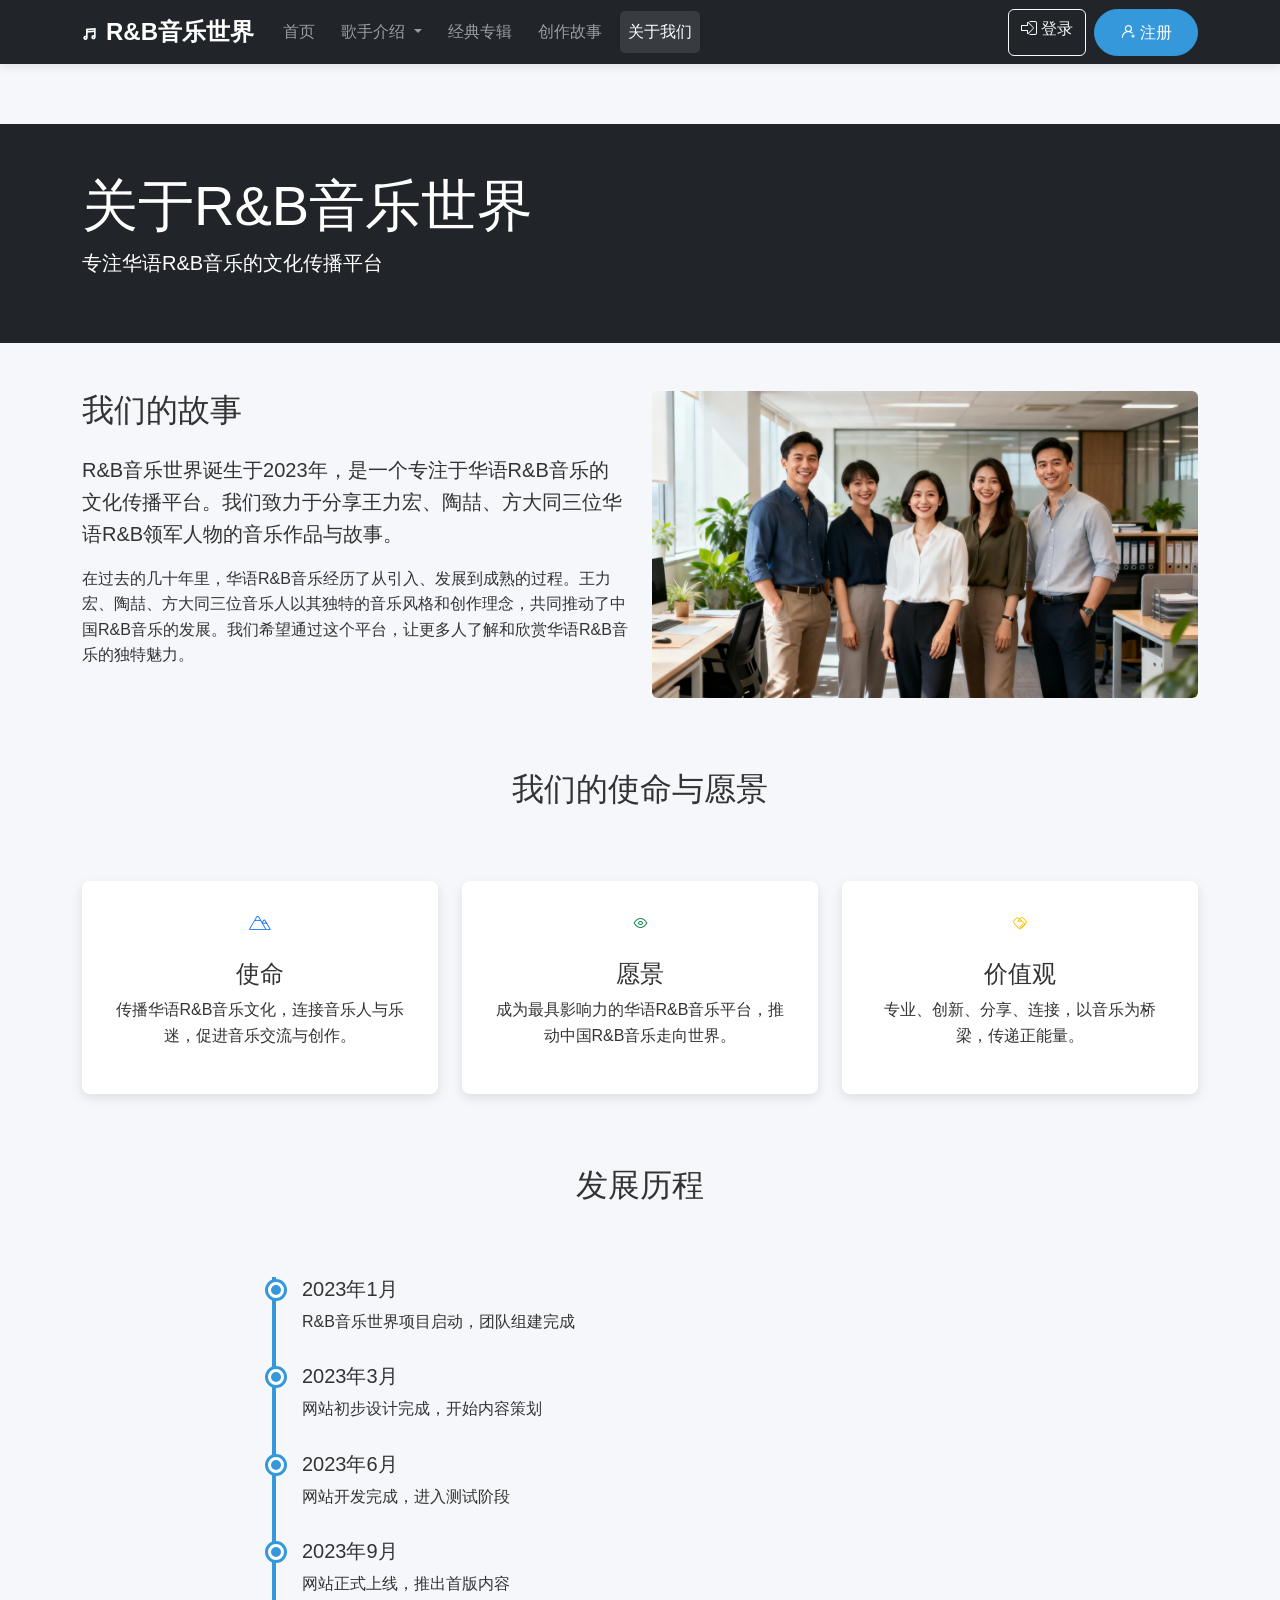
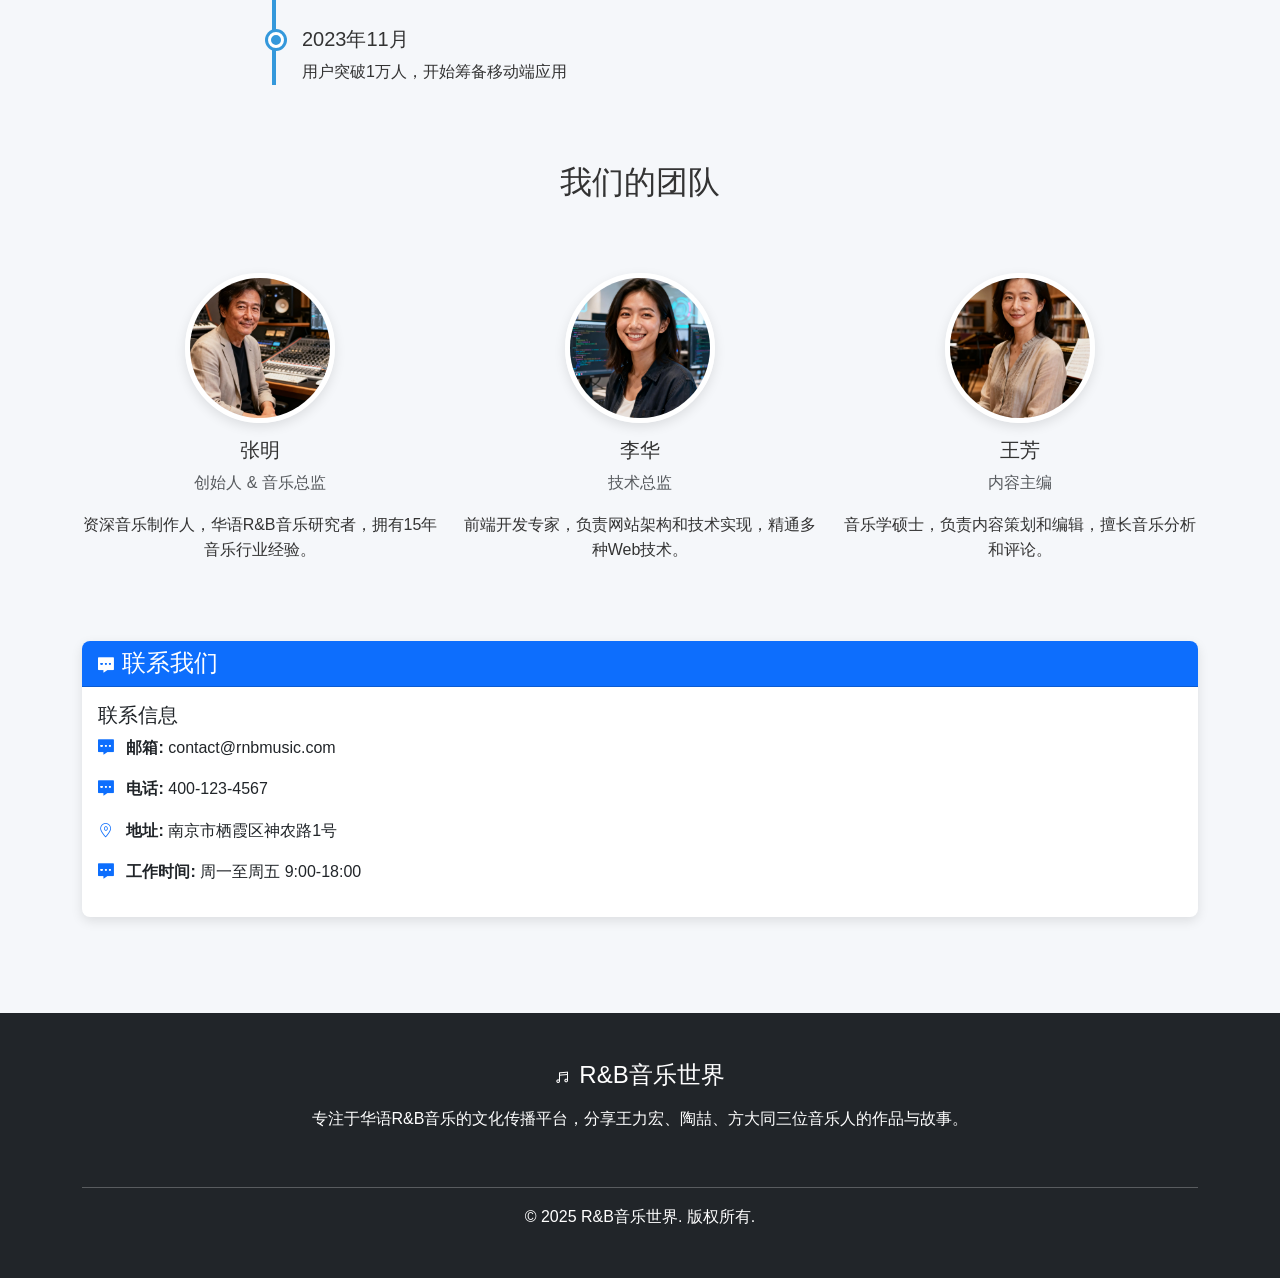
<file: html/about.html>
<!DOCTYPE html>
<html lang="zh-CN">
<head>
    <meta charset="UTF-8">
    <meta name="viewport" content="width=device-width, initial-scale=1.0">
    <title>关于我们 - R&B音乐世界</title>
    
    <!-- Bootstrap 5 CSS -->
    <link href="../css/bootstrap.min.css" rel="stylesheet">
    
    <!-- 本地字体图标库 -->
    <link rel="stylesheet" href="../css/font.css">
    
    <!-- 自定义样式 -->
    <link rel="stylesheet" href="../css/style.css">
    <link rel="stylesheet" href="../css/responsive.css">
    
    <!-- 网站图标 -->
    <link rel="icon" href="../img/icons/favicon.ico" type="image/x-icon">
    
    <style>
        .mission-card {
            border-radius: var(--border-radius);
            padding: 30px;
            text-align: center;
            height: 100%;
            box-shadow: var(--box-shadow);
            background: white;
        }
        
        .team-member {
            text-align: center;
            margin-bottom: 30px;
        }
        
        .team-member img {
            width: 150px;
            height: 150px;
            border-radius: 50%;
            object-fit: cover;
            margin-bottom: 15px;
            border: 5px solid white;
            box-shadow: var(--box-shadow);
        }
        
        .timeline-about {
            position: relative;
            padding-left: 30px;
        }
        
        .timeline-about::before {
            content: '';
            position: absolute;
            left: 0;
            top: 0;
            bottom: 0;
            width: 4px;
            background: var(--primary-color);
        }
        
        .timeline-item-about {
            position: relative;
            margin-bottom: 30px;
        }
        
        .timeline-item-about::before {
            content: '';
            position: absolute;
            left: -34px;
            top: 5px;
            width: 16px;
            height: 16px;
            border-radius: 50%;
            background: var(--primary-color);
            border: 3px solid white;
            box-shadow: 0 0 0 3px var(--primary-color);
        }
    </style>
</head>
<body>
    <!-- 导航栏 -->
    <nav class="navbar navbar-expand-lg navbar-dark bg-dark fixed-top">
        <div class="container">
            <a class="navbar-brand" href="index.html">
                <span class="iconfont me-2">&#xe99a;</span>R&B音乐世界
            </a>
            
            <button class="navbar-toggler" type="button" data-bs-toggle="collapse" data-bs-target="#navbarNav">
                <span class="navbar-toggler-icon"></span>
            </button>
            
            <div class="collapse navbar-collapse" id="navbarNav">
                <ul class="navbar-nav me-auto">
                    <li class="nav-item">
                        <a class="nav-link" href="index.html">首页</a>
                    </li>
                    
                    <li class="nav-item dropdown">
                        <a class="nav-link dropdown-toggle" href="#" id="singersDropdown" role="button" 
                           data-bs-toggle="dropdown" aria-expanded="false">
                            歌手介绍
                        </a>
                        <ul class="dropdown-menu" aria-labelledby="singersDropdown">
                            <li><a class="dropdown-item" href="wanglihong.html">王力宏</a></li>
                            <li><a class="dropdown-item" href="taozhe.html">陶喆</a></li>
                            <li><a class="dropdown-item" href="fangdatong.html">方大同</a></li>
                            <li><hr class="dropdown-divider"></li>
                            <li><a class="dropdown-item" href="compare.html">三人对比</a></li>
                        </ul>
                    </li>
                    
                    <li class="nav-item">
                        <a class="nav-link" href="classic_albums.html">经典专辑</a>
                    </li>
                    
                    <li class="nav-item">
                        <a class="nav-link" href="song_stories.html">创作故事</a>
                    </li>
                    
                    <li class="nav-item">
                        <a class="nav-link active" href="about.html">关于我们</a></li>
                </ul>
                
                <div class="d-flex">
                    <a href="login.html" class="btn btn-outline-light me-2">
                        <span class="iconfont me-1">&#xe97e;</span>登录
                    </a>
                    <a href="register.html" class="btn btn-primary">
                        <span class="iconfont me-1">&#xe683;</span>注册
                    </a>
                </div>
            </div>
        </div>
    </nav>

    <!-- 页面头部 -->
    <header class="bg-dark text-white py-5 mt-5">
        <div class="container">
            <h1 class="display-4">关于R&B音乐世界</h1>
            <p class="lead">专注华语R&B音乐的文化传播平台</p>
        </div>
    </header>

    <!-- 主要内容 -->
    <main class="container py-5">
        <!-- 网站介绍 -->
        <div class="row mb-5">
            <div class="col-lg-6 mb-4">
                <h2 class="mb-4">我们的故事</h2>
                <p class="lead">
                    R&B音乐世界诞生于2023年，是一个专注于华语R&B音乐的文化传播平台。我们致力于分享王力宏、陶喆、方大同三位华语R&B领军人物的音乐作品与故事。
                </p>
                <p>
                    在过去的几十年里，华语R&B音乐经历了从引入、发展到成熟的过程。王力宏、陶喆、方大同三位音乐人以其独特的音乐风格和创作理念，共同推动了中国R&B音乐的发展。我们希望通过这个平台，让更多人了解和欣赏华语R&B音乐的独特魅力。
                </p>
            </div>
            
            <div class="col-lg-6 mb-4">
                <img src="../img/about/team.webp" alt="团队" class="img-fluid rounded">
            </div>
        </div>
        
        <!-- 使命与愿景 -->
        <div class="row mb-5">
            <div class="col-12 mb-4">
                <h2 class="text-center mb-5">我们的使命与愿景</h2>
            </div>
            
            <div class="col-md-4 mb-4">
                <div class="mission-card">
                    <div class="mb-4">
                        <span class="iconfont fa-3x text-primary">&#xe655;</span>
                    </div>
                    <h4>使命</h4>
                    <p>传播华语R&B音乐文化，连接音乐人与乐迷，促进音乐交流与创作。</p>
                </div>
            </div>
            
            <div class="col-md-4 mb-4">
                <div class="mission-card">
                    <div class="mb-4">
                        <span class="iconfont fa-3x text-success">&#xe8bf;</span>
                    </div>
                    <h4>愿景</h4>
                    <p>成为最具影响力的华语R&B音乐平台，推动中国R&B音乐走向世界。</p>
                </div>
            </div>
            
            <div class="col-md-4 mb-4">
                <div class="mission-card">
                    <div class="mb-4">
                        <span class="iconfont fa-3x text-warning">&#xe62d;</span>
                    </div>
                    <h4>价值观</h4>
                    <p>专业、创新、分享、连接，以音乐为桥梁，传递正能量。</p>
                </div>
            </div>
        </div>
        
        <!-- 发展历程 -->
        <div class="row mb-5">
            <div class="col-12 mb-4">
                <h2 class="text-center mb-5">发展历程</h2>
            </div>
            
            <div class="col-lg-8 mx-auto">
                <div class="timeline-about">
                    <div class="timeline-item-about">
                        <h5>2023年1月</h5>
                        <p>R&B音乐世界项目启动，团队组建完成</p>
                    </div>
                    
                    <div class="timeline-item-about">
                        <h5>2023年3月</h5>
                        <p>网站初步设计完成，开始内容策划</p>
                    </div>
                    
                    <div class="timeline-item-about">
                        <h5>2023年6月</h5>
                        <p>网站开发完成，进入测试阶段</p>
                    </div>
                    
                    <div class="timeline-item-about">
                        <h5>2023年9月</h5>
                        <p>网站正式上线，推出首版内容</p>
                    </div>
                    
                    <div class="timeline-item-about">
                        <h5>2023年11月</h5>
                        <p>用户突破1万人，开始筹备移动端应用</p>
                    </div>
                </div>
            </div>
        </div>
        
        <!-- 团队介绍 -->
        <div class="row mb-5">
            <div class="col-12 mb-4">
                <h2 class="text-center mb-5">我们的团队</h2>
            </div>
            
            <div class="col-md-4">
                <div class="team-member">
                    <img src="../img/about/team1.webp" alt="团队负责人">
                    <h5>张明</h5>
                    <p class="text-muted">创始人 & 音乐总监</p>
                    <p>资深音乐制作人，华语R&B音乐研究者，拥有15年音乐行业经验。</p>
                </div>
            </div>
            
            <div class="col-md-4">
                <div class="team-member">
                    <img src="../img/about/team2.webp" alt="技术总监">
                    <h5>李华</h5>
                    <p class="text-muted">技术总监</p>
                    <p>前端开发专家，负责网站架构和技术实现，精通多种Web技术。</p>
                </div>
            </div>
            
            <div class="col-md-4">
                <div class="team-member">
                    <img src="../img/about/team3.webp" alt="内容编辑">
                    <h5>王芳</h5>
                    <p class="text-muted">内容主编</p>
                    <p>音乐学硕士，负责内容策划和编辑，擅长音乐分析和评论。</p>
                </div>
            </div>
        </div>
        
        <!-- 联系方式 -->
        <div class="card">
            <div class="card-header bg-primary text-white">
                <h4 class="mb-0"><span class="iconfont me-2">&#xe61b;</span>联系我们</h4>
            </div>
            <div class="card-body">
                <div class="row">
                    <div class="col-md-6">
                        <h5>联系信息</h5>
                        <ul class="list-unstyled">
                            <li class="mb-3">
                                <span class="iconfont me-2 text-primary">&#xe61b;</span>
                                <strong>邮箱:</strong> contact@rnbmusic.com
                            </li>
                            <li class="mb-3">
                                <span class="iconfont me-2 text-primary">&#xe61b;</span>
                                <strong>电话:</strong> 400-123-4567
                            </li>
                            <li class="mb-3">
                                <span class="iconfont me-2 text-primary">&#xe606;</span>
                                <strong>地址:</strong> 南京市栖霞区神农路1号
                            </li>
                            <li>
                                <span class="iconfont me-2 text-primary">&#xe61b;</span>
                                <strong>工作时间:</strong> 周一至周五 9:00-18:00
                            </li>
                        </ul>
                    </div>
                </div>
            </div>
        </div>
    </main>

    <!-- 页脚 -->
    <footer class="bg-dark text-white py-5 mt-5">
        <div class="container">
            <div class="row justify-content-center">
                <div class="col-md-8 text-center mb-4">
                    <h4 class="mb-3"><span class="iconfont me-2">&#xe99a;</span>R&B音乐世界</h4>
                    <p>专注于华语R&B音乐的文化传播平台，分享王力宏、陶喆、方大同三位音乐人的作品与故事。</p>
                </div>
            </div>
            
            <hr class="bg-light">
            
            <div class="row">
                <div class="col-12 text-center">
                    <p class="mb-0">&copy; 2025 R&B音乐世界. 版权所有.</p>
                </div>
            </div>
        </div>
    </footer>

	<script src="../js/bootstrap.bundle.min.js"></script>
</body>
</html>
</file>
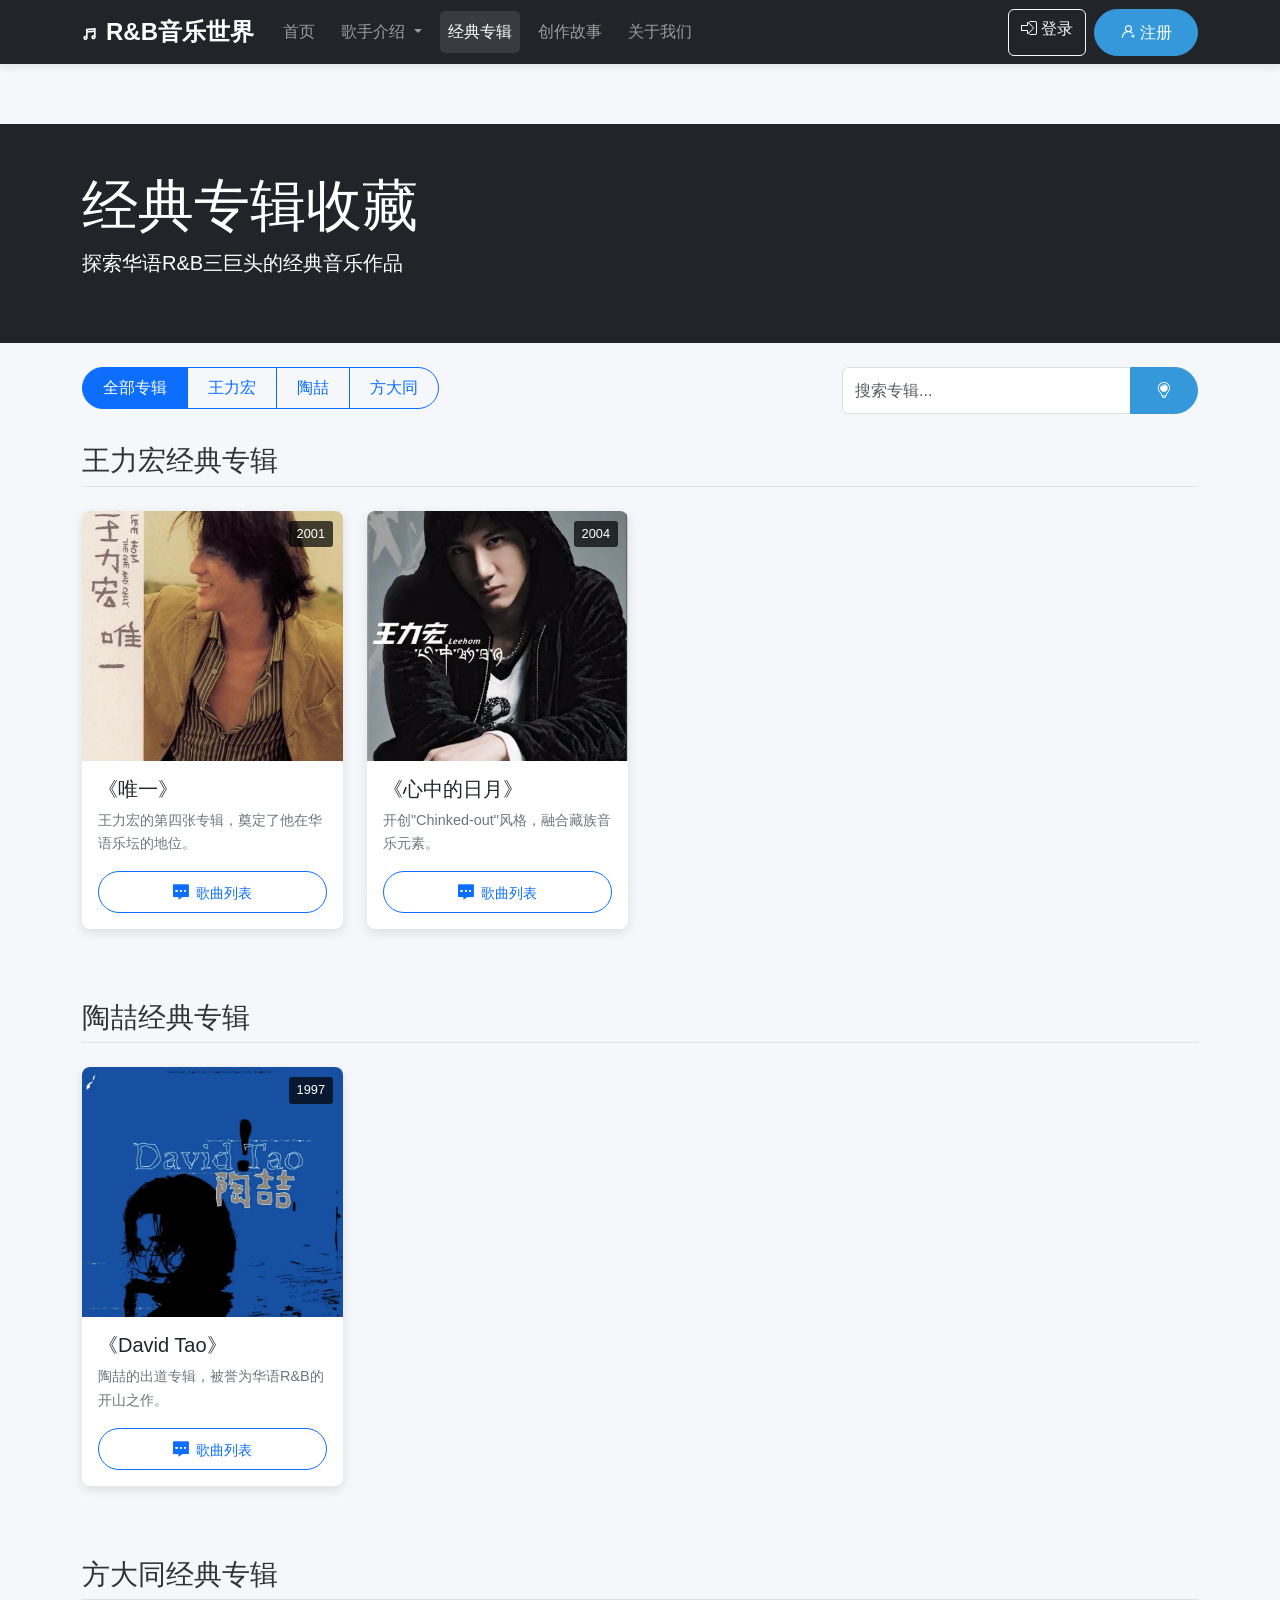
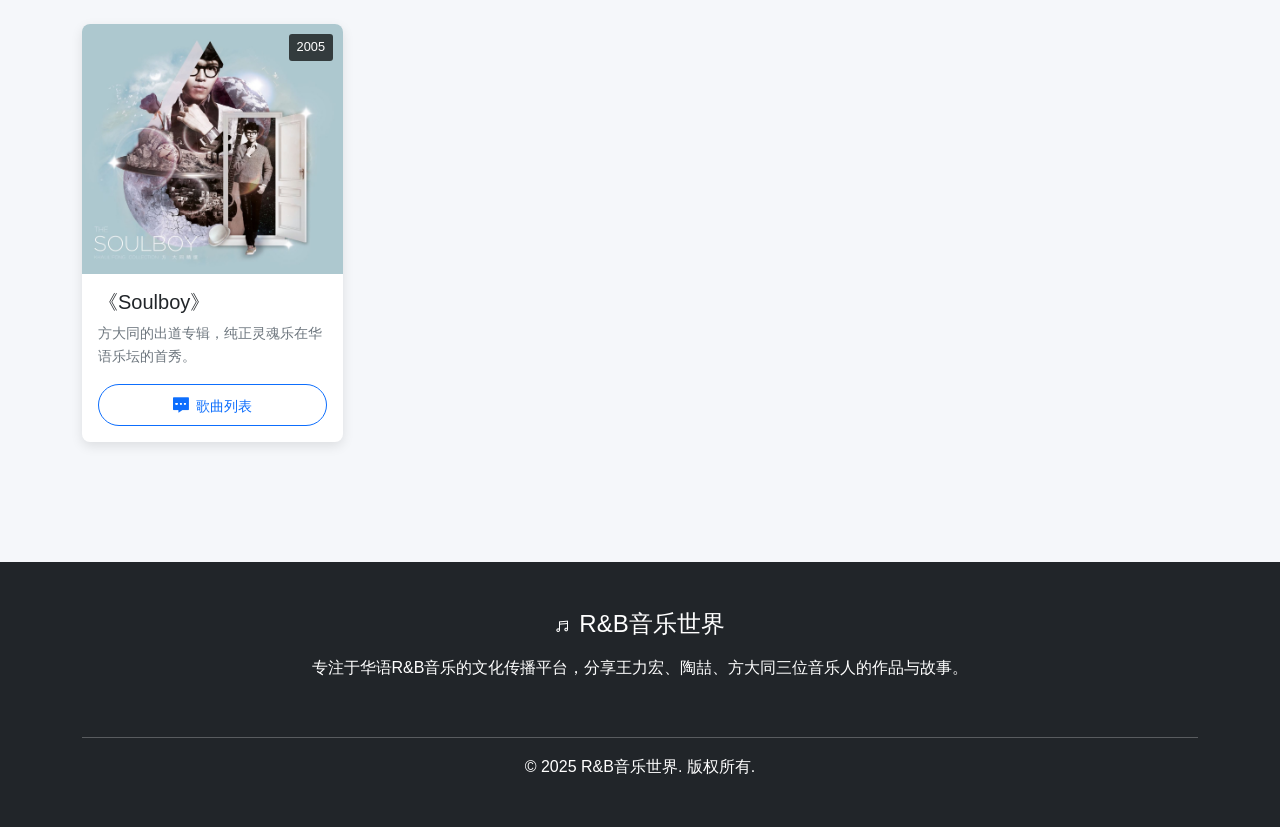
<file: html/classic_albums.html>
<!DOCTYPE html>
<html lang="zh-CN">
<head>
    <meta charset="UTF-8">
    <meta name="viewport" content="width=device-width, initial-scale=1.0">
    <title>经典专辑 - R&B音乐世界</title>
    
    <!-- Bootstrap 5 CSS -->
    <link href="../css/bootstrap.min.css" rel="stylesheet">
    
    <!-- 本地字体图标库 -->
    <link rel="stylesheet" href="../css/font.css">
    
    <!-- 自定义样式 -->
    <link rel="stylesheet" href="../css/style.css">
    <link rel="stylesheet" href="../css/responsive.css">
    
    <!-- 网站图标 -->
    <link rel="icon" href="../img/icons/favicon.ico" type="image/x-icon">
    
    <!-- 页面样式 -->
    <style>
        .album-filter {
            margin-bottom: 30px;
        }
        
        .album-card {
            transition: transform 0.3s ease;
            height: 100%;
        }
        
        .album-card:hover {
            transform: translateY(-10px);
        }
        
        .album-cover {
            height: 250px;
            object-fit: cover;
            width: 100%;
        }
        
        .album-meta {
            font-size: 0.9rem;
            color: var(--text-light);
        }
        
        .album-actions {
            display: flex;
            justify-content: space-between;
            margin-top: 15px;
        }
        
        .album-year {
            position: absolute;
            top: 10px;
            right: 10px;
            background: rgba(0,0,0,0.7);
            color: white;
            padding: 3px 8px;
            border-radius: 3px;
            font-size: 0.8rem;
        }
        
        .song-list {
            display: none;
            margin-top: 15px;
            padding-top: 15px;
            border-top: 1px solid #dee2e6;
        }
        
        .song-item {
            display: flex;
            align-items: center;
            padding: 8px 0;
            border-bottom: 1px solid #f0f0f0;
        }
        
        .song-item:last-child {
            border-bottom: none;
        }
        
        .song-icon {
            margin-right: 10px;
            color: #6c757d;
        }
        
        .song-title {
            flex: 1;
        }
        
        .toggle-songs {
            width: 100%;
        }
    </style>
</head>
<body>
    <!-- 导航栏 -->
    <nav class="navbar navbar-expand-lg navbar-dark bg-dark fixed-top">
        <div class="container">
            <a class="navbar-brand" href="../index.html">
                <span class="iconfont me-2">&#xe99a;</span>R&B音乐世界
            </a>
            
            <button class="navbar-toggler" type="button" data-bs-toggle="collapse" data-bs-target="#navbarNav">
                <span class="navbar-toggler-icon"></span>
            </button>
            
            <div class="collapse navbar-collapse" id="navbarNav">
                <ul class="navbar-nav me-auto">
                    <li class="nav-item">
                        <a class="nav-link" href="index.html">首页</a>
                    </li>
                    
                    <li class="nav-item dropdown">
                        <a class="nav-link dropdown-toggle" href="#" id="singersDropdown" role="button" 
                           data-bs-toggle="dropdown" aria-expanded="false">
                            歌手介绍
                        </a>
                        <ul class="dropdown-menu" aria-labelledby="singersDropdown">
                            <li><a class="dropdown-item" href="wanglihong.html">王力宏</a></li>
                            <li><a class="dropdown-item" href="taozhe.html">陶喆</a></li>
                            <li><a class="dropdown-item" href="fangdatong.html">方大同</a></li>
                            <li><hr class="dropdown-divider"></li>
                            <li><a class="dropdown-item" href="compare.html">三人对比</a></li>
                        </ul>
                    </li>
                    
                    <li class="nav-item">
                        <a class="nav-link active" href="classic_albums.html">经典专辑</a>
                    </li>
                    
                    <li class="nav-item">
                        <a class="nav-link" href="song_stories.html">创作故事</a></li>
                    
                    <li class="nav-item">
                        <a class="nav-link" href="about.html">关于我们</a></li>
                </ul>
                
                <div class="d-flex">
                    <a href="login.html" class="btn btn-outline-light me-2">
                        <span class="iconfont me-1">&#xe97e;</span>登录
                    </a>
                    <a href="register.html" class="btn btn-primary">
                        <span class="iconfont me-1">&#xe683;</span>注册
                    </a>
                </div>
            </div>
        </div>
    </nav>

    <!-- 页面头部 -->
    <header class="bg-dark text-white py-5 mt-5">
        <div class="container">
            <h1 class="display-4">经典专辑收藏</h1>
            <p class="lead">探索华语R&B三巨头的经典音乐作品</p>
        </div>
    </header>

    <!-- 专辑筛选 -->
    <div class="container mt-4">
        <div class="album-filter">
            <div class="row">
                <div class="col-md-8">
                    <div class="btn-group" role="group">
                        <button type="button" class="btn btn-outline-primary active" data-filter="all">全部专辑</button>
                        <button type="button" class="btn btn-outline-primary" data-filter="wanglihong">王力宏</button>
                        <button type="button" class="btn btn-outline-primary" data-filter="taozhe">陶喆</button>
                        <button type="button" class="btn btn-outline-primary" data-filter="fangdatong">方大同</button>
                    </div>
                </div>
                
                <div class="col-md-4">
                    <div class="input-group">
                        <input type="text" class="form-control" placeholder="搜索专辑..." id="albumSearch">
                        <button class="btn btn-primary" type="button">
                            <span class="iconfont">&#xe63e;</span>
                        </button>
                    </div>
                </div>
            </div>
        </div>
    </div>

    <!-- 专辑展示 -->
    <main class="container pb-5">
        <!-- 王力宏专辑 -->
        <section id="wanglihong-albums" class="mb-5">
            <h3 class="mb-4 border-bottom pb-2">王力宏经典专辑</h3>
            
            <div class="row">
                <div class="col-lg-3 col-md-4 col-sm-6 mb-4">
                    <div class="card album-card" data-singer="wanglihong">
                        <div class="position-relative">
                            <img src="../img/stories/weiyi.png" class="card-img-top album-cover" alt="唯一">
                            <span class="album-year">2001</span>
                        </div>
                        <div class="card-body">
                            <h5 class="card-title">《唯一》</h5>
                            <p class="card-text album-meta">王力宏的第四张专辑，奠定了他在华语乐坛的地位。</p>
                            <div class="album-actions">
                                <button class="btn btn-sm btn-outline-primary toggle-songs" data-album="weiyi">
                                    <span class="iconfont me-1">&#xe61b;</span> 歌曲列表
                                </button>
                            </div>
                            
                            <!-- 歌曲列表 -->
                            <div class="song-list" id="songs-weiyi">
                                <div class="song-item">
                                    <span class="song-icon iconfont">&#xe99a;</span>
                                    <span class="song-title">唯一</span>
                                </div>
                                <div class="song-item">
                                    <span class="song-icon iconfont">&#xe99a;</span>
                                    <span class="song-title">爱的就是你</span>
                                </div>
                                <div class="song-item">
                                    <span class="song-icon iconfont">&#xe99a;</span>
                                    <span class="song-title">安全感</span>
                                </div>
                                <div class="song-item">
                                    <span class="song-icon iconfont">&#xe99a;</span>
                                    <span class="song-title">白狐狸</span>
                                </div>
                                <div class="song-item">
                                    <span class="song-icon iconfont">&#xe99a;</span>
                                    <span class="song-title">变坏</span>
                                </div>
                                <div class="song-item">
                                    <span class="song-icon iconfont">&#xe99a;</span>
                                    <span class="song-title">If You Knew</span>
                                </div>
                                <div class="song-item">
                                    <span class="song-icon iconfont">&#xe99a;</span>
                                    <span class="song-title">谢绝推销你的爱</span>
                                </div>
                                <div class="song-item">
                                    <span class="song-icon iconfont">&#xe99a;</span>
                                    <span class="song-title">戒不了你</span>
                                </div>
                                <div class="song-item">
                                    <span class="song-icon iconfont">&#xe99a;</span>
                                    <span class="song-title">不必问别人</span>
                                </div>
                                <div class="song-item">
                                    <span class="song-icon iconfont">&#xe99a;</span>
                                    <span class="song-title">这就是爱</span>
                                </div>
                            </div>
                        </div>
                    </div>
                </div>
                
                <div class="col-lg-3 col-md-4 col-sm-6 mb-4">
                    <div class="card album-card" data-singer="wanglihong">
                        <div class="position-relative">
                            <img src="../img/stories/xinzhongderiyue.webp" class="card-img-top album-cover" alt="心中的日月">
                            <span class="album-year">2004</span>
                        </div>
                        <div class="card-body">
                            <h5 class="card-title">《心中的日月》</h5>
                            <p class="card-text album-meta">开创"Chinked-out"风格，融合藏族音乐元素。</p>
                            <div class="album-actions">
                                <button class="btn btn-sm btn-outline-primary toggle-songs" data-album="xinzhongderiyue">
                                    <span class="iconfont me-1">&#xe61b;</span> 歌曲列表
                                </button>
                            </div>
                            
                            <!-- 歌曲列表 -->
                            <div class="song-list" id="songs-xinzhongderiyue">
                                <div class="song-item">
                                    <span class="song-icon iconfont">&#xe99a;</span>
                                    <span class="song-title">心中的日月</span>
                                </div>
                                <div class="song-item">
                                    <span class="song-icon iconfont">&#xe99a;</span>
                                    <span class="song-title">放开你的心</span>
                                </div>
                                <div class="song-item">
                                    <span class="song-icon iconfont">&#xe99a;</span>
                                    <span class="song-title">竹林深处</span>
                                </div>
                                <div class="song-item">
                                    <span class="song-icon iconfont">&#xe99a;</span>
                                    <span class="song-title">Forever Love</span>
                                </div>
                                <div class="song-item">
                                    <span class="song-icon iconfont">&#xe99a;</span>
                                    <span class="song-title">在那遥远的地方</span>
                                </div>
                                <div class="song-item">
                                    <span class="song-icon iconfont">&#xe99a;</span>
                                    <span class="song-title">一首简单的歌</span>
                                </div>
                                <div class="song-item">
                                    <span class="song-icon iconfont">&#xe99a;</span>
                                    <span class="song-title">星座</span>
                                </div>
                                <div class="song-item">
                                    <span class="song-icon iconfont">&#xe99a;</span>
                                    <span class="song-title">过来</span>
                                </div>
                                <div class="song-item">
                                    <span class="song-icon iconfont">&#xe99a;</span>
                                    <span class="song-title">爱错</span>
                                </div>
                                <div class="song-item">
                                    <span class="song-icon iconfont">&#xe99a;</span>
                                    <span class="song-title">Follow Me</span>
                                </div>
                            </div>
                        </div>
                    </div>
                </div>
                
                <!-- 更多王力宏专辑... -->
            </div>
        </section>
        
        <!-- 陶喆专辑 -->
        <section id="taozhe-albums" class="mb-5">
            <h3 class="mb-4 border-bottom pb-2">陶喆经典专辑</h3>
            
            <div class="row">
                <div class="col-lg-3 col-md-4 col-sm-6 mb-4">
                    <div class="card album-card" data-singer="taozhe">
                        <div class="position-relative">
                            <img src="../img/stories/DavidTao.webp" class="card-img-top album-cover" alt="David Tao">
                            <span class="album-year">1997</span>
                        </div>
                        <div class="card-body">
                            <h5 class="card-title">《David Tao》</h5>
                            <p class="card-text album-meta">陶喆的出道专辑，被誉为华语R&B的开山之作。</p>
                            <div class="album-actions">
                                <button class="btn btn-sm btn-outline-primary toggle-songs" data-album="davidtao">
                                    <span class="iconfont me-1">&#xe61b;</span> 歌曲列表
                                </button>
                            </div>
                            
                            <!-- 歌曲列表 -->
                            <div class="song-list" id="songs-davidtao">
                                <div class="song-item">
                                    <span class="song-icon iconfont">&#xe99a;</span>
                                    <span class="song-title">飞机场的10:30</span>
                                </div>
                                <div class="song-item">
                                    <span class="song-icon iconfont">&#xe99a;</span>
                                    <span class="song-title">爱，很简单</span>
                                </div>
                                <div class="song-item">
                                    <span class="song-icon iconfont">&#xe99a;</span>
                                    <span class="song-title">沙滩</span>
                                </div>
                                <div class="song-item">
                                    <span class="song-icon iconfont">&#xe99a;</span>
                                    <span class="song-title">十七岁</span>
                                </div>
                                <div class="song-item">
                                    <span class="song-icon iconfont">&#xe99a;</span>
                                    <span class="song-title">望春风</span>
                                </div>
                                <div class="song-item">
                                    <span class="song-icon iconfont">&#xe99a;</span>
                                    <span class="song-title">是是非非</span>
                                </div>
                                <div class="song-item">
                                    <span class="song-icon iconfont">&#xe99a;</span>
                                    <span class="song-title">流沙</span>
                                </div>
                                <div class="song-item">
                                    <span class="song-icon iconfont">&#xe99a;</span>
                                    <span class="song-title">Take 6 Minus 3</span>
                                </div>
                                <div class="song-item">
                                    <span class="song-icon iconfont">&#xe99a;</span>
                                    <span class="song-title">心乱飞</span>
                                </div>
                                <div class="song-item">
                                    <span class="song-icon iconfont">&#xe99a;</span>
                                    <span class="song-title">再见以前先说再见</span>
                                </div>
                                <div class="song-item">
                                    <span class="song-icon iconfont">&#xe99a;</span>
                                    <span class="song-title">王八蛋</span>
                                </div>
                                <div class="song-item">
                                    <span class="song-icon iconfont">&#xe99a;</span>
                                    <span class="song-title">Answering Machine</span>
                                </div>
                            </div>
                        </div>
                    </div>
                </div>
                
                <!-- 更多陶喆专辑... -->
            </div>
        </section>
        
        <!-- 方大同专辑 -->
        <section id="fangdatong-albums">
            <h3 class="mb-4 border-bottom pb-2">方大同经典专辑</h3>
            
            <div class="row">
                <div class="col-lg-3 col-md-4 col-sm-6 mb-4">
                    <div class="card album-card" data-singer="fangdatong">
                        <div class="position-relative">
                            <img src="../img/stories/soulboy.jpg" class="card-img-top album-cover" alt="Soulboy">
                            <span class="album-year">2005</span>
                        </div>
                        <div class="card-body">
                            <h5 class="card-title">《Soulboy》</h5>
                            <p class="card-text album-meta">方大同的出道专辑，纯正灵魂乐在华语乐坛的首秀。</p>
                            <div class="album-actions">
                                <button class="btn btn-sm btn-outline-primary toggle-songs" data-album="soulboy">
                                    <span class="iconfont me-1">&#xe61b;</span> 歌曲列表
                                </button>
                            </div>
                            
                            <!-- 歌曲列表 -->
                            <div class="song-list" id="songs-soulboy">
                                <div class="song-item">
                                    <span class="song-icon iconfont">&#xe99a;</span>
                                    <span class="song-title">妹妹</span>
                                </div>
                                <div class="song-item">
                                    <span class="song-icon iconfont">&#xe99a;</span>
                                    <span class="song-title">春风吹</span>
                                </div>
                                <div class="song-item">
                                    <span class="song-icon iconfont">&#xe99a;</span>
                                    <span class="song-title">每天每天</span>
                                </div>
                                <div class="song-item">
                                    <span class="song-icon iconfont">&#xe99a;</span>
                                    <span class="song-title">女人</span>
                                </div>
                                <div class="song-item">
                                    <span class="song-icon iconfont">&#xe99a;</span>
                                    <span class="song-title">叫我怎么说</span>
                                </div>
                                <div class="song-item">
                                    <span class="song-icon iconfont">&#xe99a;</span>
                                    <span class="song-title">哪怕</span>
                                </div>
                                <div class="song-item">
                                    <span class="song-icon iconfont">&#xe99a;</span>
                                    <span class="song-title">南音</span>
                                </div>
                                <div class="song-item">
                                    <span class="song-icon iconfont">&#xe99a;</span>
                                    <span class="song-title">我们能不能</span>
                                </div>
                                <div class="song-item">
                                    <span class="song-icon iconfont">&#xe99a;</span>
                                    <span class="song-title">跳</span>
                                </div>
                                <div class="song-item">
                                    <span class="song-icon iconfont">&#xe99a;</span>
                                    <span class="song-title">总结</span>
                                </div>
                                <div class="song-item">
                                    <span class="song-icon iconfont">&#xe99a;</span>
                                    <span class="song-title">赶场</span>
                                </div>
                                <div class="song-item">
                                    <span class="song-icon iconfont">&#xe99a;</span>
                                    <span class="song-title">等着你回来</span>
                                </div>
                                <div class="song-item">
                                    <span class="song-icon iconfont">&#xe99a;</span>
                                    <span class="song-title">认识你 (Hidden Track)</span>
                                </div>
                            </div>
                        </div>
                    </div>
                </div>
                
                <!-- 更多方大同专辑... -->
            </div>
        </section>
    </main>

    <!-- 页脚 -->
    <footer class="bg-dark text-white py-5 mt-5">
        <div class="container">
            <div class="row justify-content-center">
                <div class="col-md-8 text-center mb-4">
                    <h4 class="mb-3"><span class="iconfont me-2">&#xe99a;</span>R&B音乐世界</h4>
                    <p>专注于华语R&B音乐的文化传播平台，分享王力宏、陶喆、方大同三位音乐人的作品与故事。</p>
                </div>
            </div>
            
            <hr class="bg-light">
            
            <div class="row">
                <div class="col-12 text-center">
                    <p class="mb-0">&copy; 2025 R&B音乐世界. 版权所有.</p>
                </div>
            </div>
        </div>
    </footer>
    
    <!-- Bootstrap 5 JavaScript Bundle with Popper -->
    <script src="../js/bootstrap.bundle.min.js"></script>
    
    <!-- 专辑页面脚本 -->
    <script>
        // 专辑筛选功能
        document.querySelectorAll('.album-filter .btn').forEach(button => {
            button.addEventListener('click', function() {
                // 更新按钮状态
                document.querySelectorAll('.album-filter .btn').forEach(btn => {
                    btn.classList.remove('active');
                });
                this.classList.add('active');
                
                const filter = this.getAttribute('data-filter');
                
                // 显示/隐藏专辑
                document.querySelectorAll('.album-card').forEach(card => {
                    if (filter === 'all' || card.getAttribute('data-singer') === filter) {
                        card.parentElement.style.display = 'block';
                    } else {
                        card.parentElement.style.display = 'none';
                    }
                });
            });
        });
        
        // 专辑搜索功能
        document.getElementById('albumSearch').addEventListener('input', function() {
            const searchTerm = this.value.toLowerCase();
            
            document.querySelectorAll('.album-card').forEach(card => {
                const title = card.querySelector('.card-title').textContent.toLowerCase();
                const text = card.querySelector('.card-text').textContent.toLowerCase();
                
                if (title.includes(searchTerm) || text.includes(searchTerm)) {
                    card.parentElement.style.display = 'block';
                } else {
                    card.parentElement.style.display = 'none';
                }
            });
        });
        
        // 歌曲列表切换功能 - 修改为只控制当前专辑的列表
        document.querySelectorAll('.toggle-songs').forEach(button => {
            button.addEventListener('click', function() {
                const albumId = this.getAttribute('data-album');
                const songList = document.getElementById('songs-' + albumId);
                
                // 只切换当前歌曲列表的显示状态，不影响其他列表
                if (songList.style.display === 'none' || songList.style.display === '') {
                    // 显示当前歌曲列表
                    songList.style.display = 'block';
                    
                    // 更新按钮文本和图标
                    this.innerHTML = '<span class="iconfont me-1">&#xe8bf;</span> 收起歌曲';
                } else {
                    // 隐藏当前歌曲列表
                    songList.style.display = 'none';
                    
                    // 更新按钮文本和图标
                    this.innerHTML = '<span class="iconfont me-1">&#xe61b;</span> 歌曲列表';
                }
            });
        });
    </script>
</body>
</html>
</file>
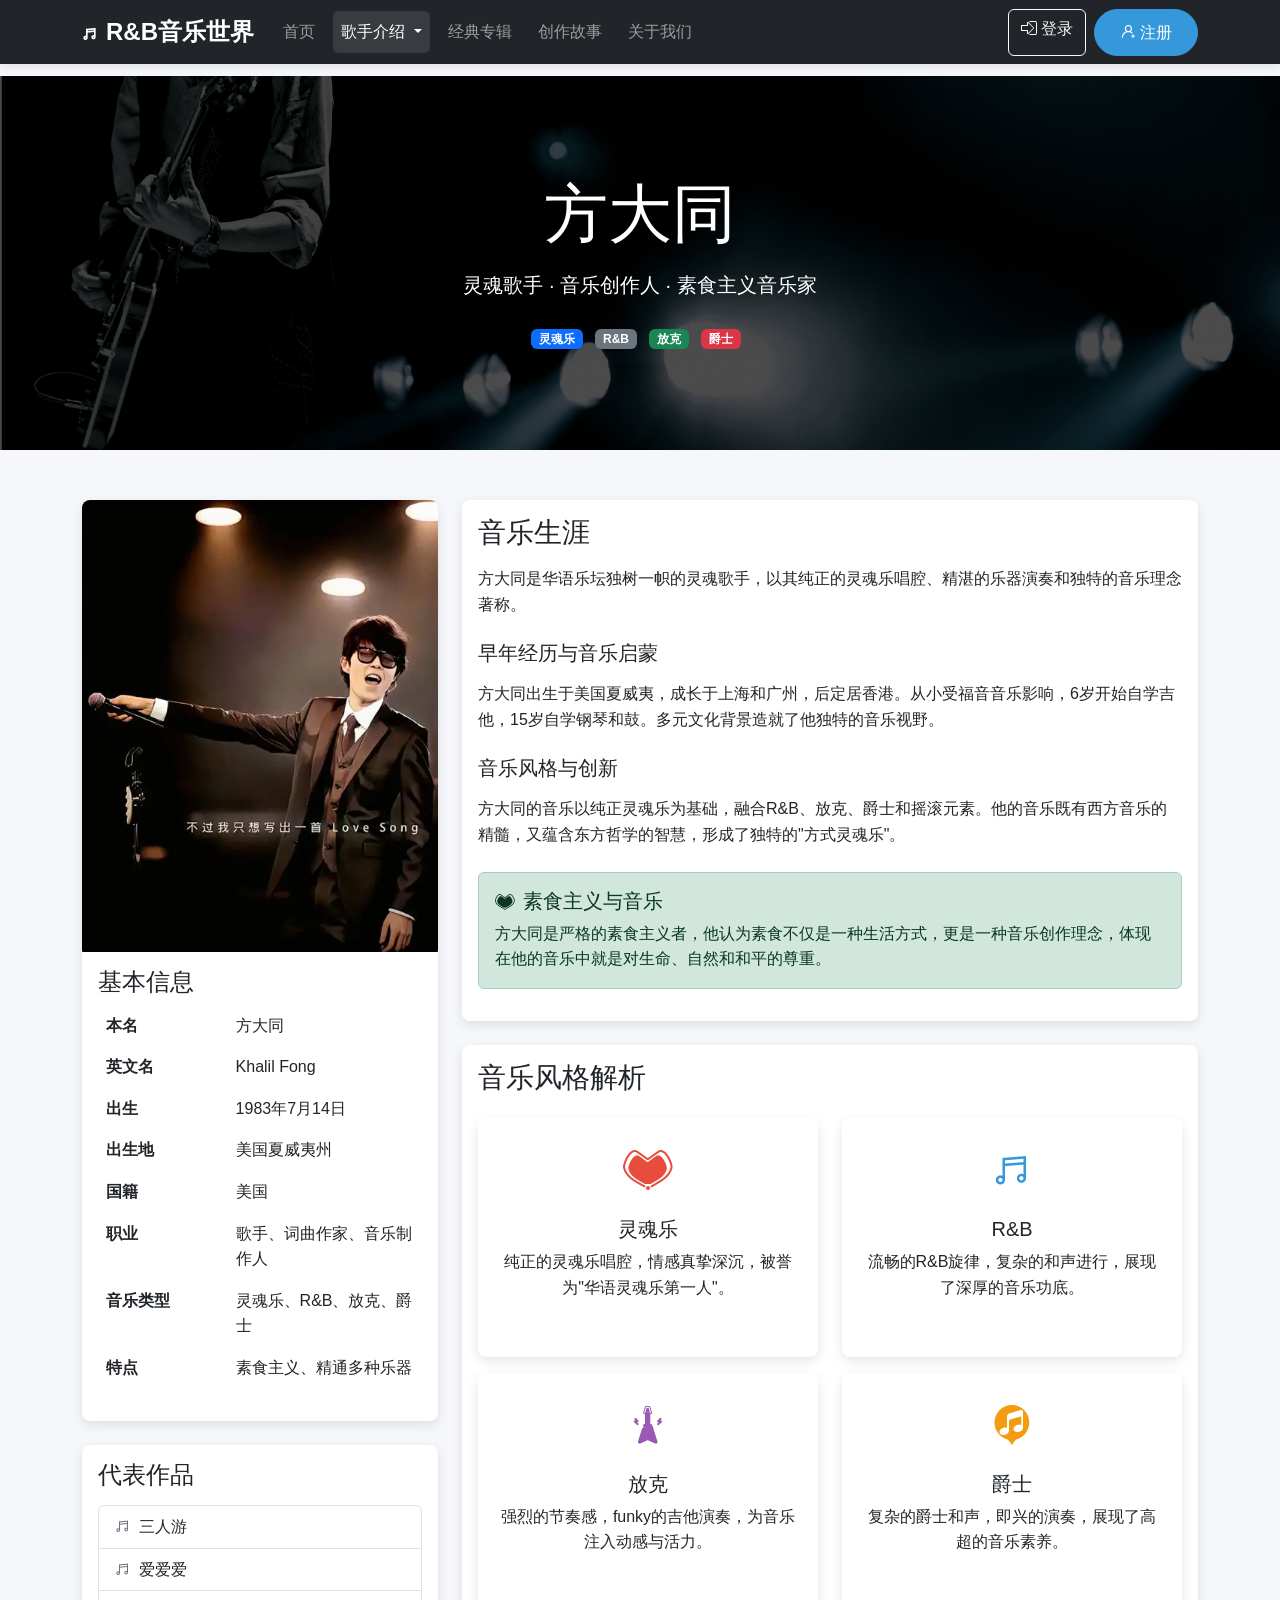
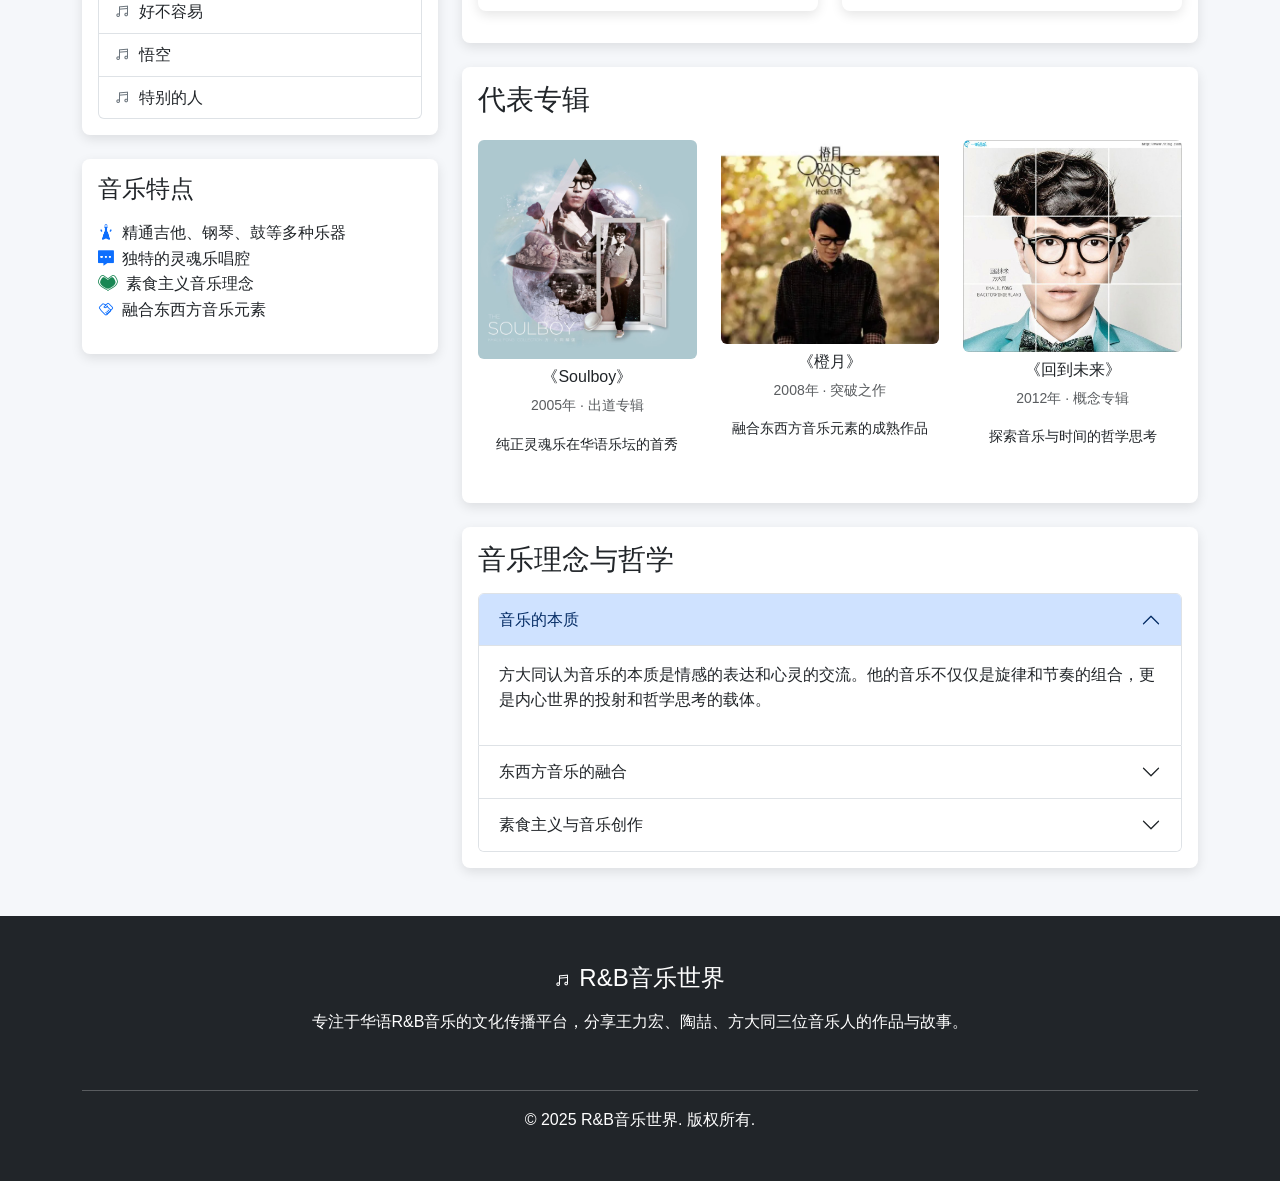
<file: html/fangdatong.html>
<!DOCTYPE html>
<html lang="zh-CN">
<head>
    <meta charset="UTF-8">
    <meta name="viewport" content="width=device-width, initial-scale=1.0">
    <title>方大同 - R&B音乐世界</title>
    
    <!-- Bootstrap 5 CSS -->
    <link href="../css/bootstrap.min.css" rel="stylesheet">
    
    <!-- 本地字体图标库 -->
    <link rel="stylesheet" href="../css/font.css">
    
    <!-- 自定义样式 -->
    <link rel="stylesheet" href="../css/style.css">
    <link rel="stylesheet" href="../css/responsive.css">
    
    <!-- 网站图标 -->
    <link rel="icon" href="../img/icons/favicon.ico" type="image/x-icon">
    
    <style>
        .singer-hero {
            background: linear-gradient(rgba(0,0,0,0.7), rgba(0,0,0,0.7)), url('../img/stories/fdt.jpeg');
            background-size: cover;
            background-position: center;
            color: white;
            padding: 100px 0;
            text-align: center;
            margin-bottom: 50px;
        }
        
        .music-style-card {
            border-radius: var(--border-radius);
            padding: 20px;
            margin-bottom: 20px;
            text-align: center;
            background: white;
            box-shadow: var(--box-shadow);
            transition: transform 0.3s ease;
            height: 100%;
        }
        
        .music-style-card:hover {
            transform: translateY(-5px);
        }
        
        .music-style-card .iconfont {
            font-size: 2.5rem;
            margin-bottom: 15px;
            display: block;
        }
        
        .style-soul { color: #e74c3c; }
        .style-rb { color: #3498db; }
        .style-funk { color: #9b59b6; }
        .style-jazz { color: #f39c12; }
        
        /* 移除代表作品列表的播放图标和交互效果 */
        .list-group-item {
            cursor: default;
        }
        
        .list-group-item:hover {
            background-color: #f8f9fa;
        }
        
        .list-group-item .iconfont {
            color: #6c757d !important; /* 灰色，表示不可点击 */
        }
    </style>
</head>
<body>
    <!-- 导航栏 -->
    <nav class="navbar navbar-expand-lg navbar-dark bg-dark fixed-top">
        <div class="container">
            <a class="navbar-brand" href="../index.html">
                <span class="iconfont me-2">&#xe99a;</span>R&B音乐世界
            </a>
            
            <button class="navbar-toggler" type="button" data-bs-toggle="collapse" data-bs-target="#navbarNav">
                <span class="navbar-toggler-icon"></span>
            </button>
            
            <div class="collapse navbar-collapse" id="navbarNav">
                <ul class="navbar-nav me-auto">
                    <li class="nav-item">
                        <a class="nav-link" href="index.html">首页</a>
                    </li>
                    
                    <li class="nav-item dropdown">
                        <a class="nav-link dropdown-toggle active" href="#" id="singersDropdown" role="button" 
                           data-bs-toggle="dropdown" aria-expanded="false">
                            歌手介绍
                        </a>
                        <ul class="dropdown-menu" aria-labelledby="singersDropdown">
                            <li><a class="dropdown-item" href="wanglihong.html">王力宏</a></li>
                            <li><a class="dropdown-item" href="taozhe.html">陶喆</a></li>
                            <li><a class="dropdown-item active" href="fangdatong.html">方大同</a></li>
                            <li><hr class="dropdown-divider"></li>
                            <li><a class="dropdown-item" href="compare.html">三人对比</a></li>
                        </ul>
                    </li>
                    
                    <li class="nav-item">
                        <a class="nav-link" href="classic-albums.html">经典专辑</a>
                    </li>
                    
                    <li class="nav-item">
                        <a class="nav-link" href="song_stories.html">创作故事</a>
                    </li>
                    
                    <li class="nav-item">
                        <a class="nav-link" href="about.html">关于我们</a></li>
                </ul>
                
                <div class="d-flex">
                    <a href="login.html" class="btn btn-outline-light me-2">
                        <span class="iconfont me-1">&#xe97e;</span>登录
                    </a>
                    <a href="register.html" class="btn btn-primary">
                        <span class="iconfont me-1">&#xe683;</span>注册
                    </a>
                </div>
            </div>
        </div>
    </nav>

    <!-- 歌手介绍头部 -->
    <header class="singer-hero">
        <div class="container">
            <h1 class="display-3 mb-3">方大同</h1>
            <p class="lead">灵魂歌手 · 音乐创作人 · 素食主义音乐家</p>
            <div class="mt-4">
                <span class="badge bg-primary me-2">灵魂乐</span>
                <span class="badge bg-secondary me-2">R&B</span>
                <span class="badge bg-success me-2">放克</span>
                <span class="badge bg-danger me-2">爵士</span>
            </div>
        </div>
    </header>

    <!-- 主要内容 -->
    <main class="container">
        <div class="row">
            <!-- 左侧栏：基本信息 -->
            <div class="col-lg-4 mb-4">
                <div class="card mb-4">
                    <img src="../img/singer/fangdatong.webp" class="card-img-top" alt="方大同">
                    <div class="card-body">
                        <h4 class="card-title">基本信息</h4>
                        <table class="table table-borderless">
                            <tr>
                                <th width="40%">本名</th>
                                <td>方大同</td>
                            </tr>
                            <tr>
                                <th>英文名</th>
                                <td>Khalil Fong</td>
                            </tr>
                            <tr>
                                <th>出生</th>
                                <td>1983年7月14日</td>
                            </tr>
                            <tr>
                                <th>出生地</th>
                                <td>美国夏威夷州</td>
                            </tr>
                            <tr>
                                <th>国籍</th>
                                <td>美国</td>
                            </tr>
                            <tr>
                                <th>职业</th>
                                <td>歌手、词曲作家、音乐制作人</td>
                            </tr>
                            <tr>
                                <th>音乐类型</th>
                                <td>灵魂乐、R&B、放克、爵士</td>
                            </tr>
                            <tr>
                                <th>特点</th>
                                <td>素食主义、精通多种乐器</td>
                            </tr>
                        </table>
                    </div>
                </div>
                
                <div class="card mb-4">
                    <div class="card-body">
                        <h4 class="card-title mb-3">代表作品</h4>
                        <div class="list-group">
                            <div class="list-group-item">
                                <span class="iconfont me-2 text-muted">&#xe99a;</span>三人游
                            </div>
                            <div class="list-group-item">
                                <span class="iconfont me-2 text-muted">&#xe99a;</span>爱爱爱
                            </div>
                            <div class="list-group-item">
                                <span class="iconfont me-2 text-muted">&#xe99a;</span>好不容易
                            </div>
                            <div class="list-group-item">
                                <span class="iconfont me-2 text-muted">&#xe99a;</span>悟空
                            </div>
                            <div class="list-group-item">
                                <span class="iconfont me-2 text-muted">&#xe99a;</span>特别的人
                            </div>
                        </div>
                    </div>
                </div>
                
                <div class="card">
                    <div class="card-body">
                        <h4 class="card-title mb-3">音乐特点</h4>
                        <ul class="list-unstyled">
                            <li><span class="iconfont text-primary me-2">&#xe64f;</span>精通吉他、钢琴、鼓等多种乐器</li>
                            <li><span class="iconfont text-primary me-2">&#xe61b;</span>独特的灵魂乐唱腔</li>
                            <li><span class="iconfont text-success me-2">&#xe510;</span>素食主义音乐理念</li>
                            <li><span class="iconfont text-primary me-2">&#xe62d;</span>融合东西方音乐元素</li>
                        </ul>
                    </div>
                </div>
            </div>
            
            <!-- 右侧栏：详细介绍 -->
            <div class="col-lg-8">
                <div class="card mb-4">
                    <div class="card-body">
                        <h3 class="card-title mb-3">音乐生涯</h3>
                        <p>方大同是华语乐坛独树一帜的灵魂歌手，以其纯正的灵魂乐唱腔、精湛的乐器演奏和独特的音乐理念著称。</p>
                        
                        <h5 class="mt-4 mb-3">早年经历与音乐启蒙</h5>
                        <p>方大同出生于美国夏威夷，成长于上海和广州，后定居香港。从小受福音音乐影响，6岁开始自学吉他，15岁自学钢琴和鼓。多元文化背景造就了他独特的音乐视野。</p>
                        
                        <h5 class="mt-4 mb-3">音乐风格与创新</h5>
                        <p>方大同的音乐以纯正灵魂乐为基础，融合R&B、放克、爵士和摇滚元素。他的音乐既有西方音乐的精髓，又蕴含东方哲学的智慧，形成了独特的"方式灵魂乐"。</p>
                        
                        <div class="alert alert-success mt-4">
                            <h5><span class="iconfont me-2">&#xe510;</span>素食主义与音乐</h5>
                            <p class="mb-0">方大同是严格的素食主义者，他认为素食不仅是一种生活方式，更是一种音乐创作理念，体现在他的音乐中就是对生命、自然和和平的尊重。</p>
                        </div>
                    </div>
                </div>
                
                <!-- 音乐风格 -->
                <div class="card mb-4">
                    <div class="card-body">
                        <h3 class="card-title mb-4">音乐风格解析</h3>
                        
                        <div class="row">
                            <div class="col-md-6 mb-3">
                                <div class="music-style-card">
                                    <span class="iconfont style-soul">&#xe510;</span>
                                    <h5>灵魂乐</h5>
                                    <p>纯正的灵魂乐唱腔，情感真挚深沉，被誉为"华语灵魂乐第一人"。</p>
                                </div>
                            </div>
                            
                            <div class="col-md-6 mb-3">
                                <div class="music-style-card">
                                    <span class="iconfont style-rb">&#xe99a;</span>
                                    <h5>R&B</h5>
                                    <p>流畅的R&B旋律，复杂的和声进行，展现了深厚的音乐功底。</p>
                                </div>
                            </div>
                            
                            <div class="col-md-6 mb-3">
                                <div class="music-style-card">
                                    <span class="iconfont style-funk">&#xe64f;</span>
                                    <h5>放克</h5>
                                    <p>强烈的节奏感，funky的吉他演奏，为音乐注入动感与活力。</p>
                                </div>
                            </div>
                            
                            <div class="col-md-6 mb-3">
                                <div class="music-style-card">
                                    <span class="iconfont style-jazz">&#xe69c;</span>
                                    <h5>爵士</h5>
                                    <p>复杂的爵士和声，即兴的演奏，展现了高超的音乐素养。</p>
                                </div>
                            </div>
                        </div>
                    </div>
                </div>
                
                <!-- 代表专辑 -->
                <div class="card mb-4">
                    <div class="card-body">
                        <h3 class="card-title mb-4">代表专辑</h3>
                        
                        <div class="row">
                            <div class="col-md-4 mb-3">
                                <div class="album-thumbnail text-center">
                                    <img src="../img/stories/soulboy.jpg" alt="Soulboy" class="img-fluid rounded mb-2">
                                    <h6>《Soulboy》</h6>
                                    <p class="text-muted small">2005年 · 出道专辑</p>
                                    <p class="small">纯正灵魂乐在华语乐坛的首秀</p>
                                </div>
                            </div>
                            
                            <div class="col-md-4 mb-3">
                                <div class="album-thumbnail text-center">
                                    <img src="../img/stories/chengyue.webp" alt="橙月" class="img-fluid rounded mb-2">
                                    <h6>《橙月》</h6>
                                    <p class="text-muted small">2008年 · 突破之作</p>
                                    <p class="small">融合东西方音乐元素的成熟作品</p>
                                </div>
                            </div>
                            
                            <div class="col-md-4 mb-3">
                                <div class="album-thumbnail text-center">
                                    <img src="../img/stories/huidaoweilai.jpg" alt="回到未来" class="img-fluid rounded mb-2">
                                    <h6>《回到未来》</h6>
                                    <p class="text-muted small">2012年 · 概念专辑</p>
                                    <p class="small">探索音乐与时间的哲学思考</p>
                                </div>
                            </div>
                        </div>
                        
                        <!-- 移除了查看所有专辑的按钮 -->
                    </div>
                </div>
                
                <!-- 音乐理念 -->
                <div class="card">
                    <div class="card-body">
                        <h3 class="card-title mb-3">音乐理念与哲学</h3>
                        
                        <div class="accordion" id="musicPhilosophyAccordion">
                            <div class="accordion-item">
                                <h2 class="accordion-header">
                                    <button class="accordion-button" type="button" data-bs-toggle="collapse" data-bs-target="#philosophyOne">
                                        音乐的本质
                                    </button>
                                </h2>
                                <div id="philosophyOne" class="accordion-collapse collapse show" data-bs-parent="#musicPhilosophyAccordion">
                                    <div class="accordion-body">
                                        <p>方大同认为音乐的本质是情感的表达和心灵的交流。他的音乐不仅仅是旋律和节奏的组合，更是内心世界的投射和哲学思考的载体。</p>
                                    </div>
                                </div>
                            </div>
                            
                            <div class="accordion-item">
                                <h2 class="accordion-header">
                                    <button class="accordion-button collapsed" type="button" data-bs-toggle="collapse" data-bs-target="#philosophyTwo">
                                        东西方音乐的融合
                                    </button>
                                </h2>
                                <div id="philosophyTwo" class="accordion-collapse collapse" data-bs-parent="#musicPhilosophyAccordion">
                                    <div class="accordion-body">
                                        <p>方大同的音乐成功融合了东西方音乐元素。他不仅精通西方灵魂乐、R&B，还将中国传统文化元素融入创作中，如歌曲《悟空》就是典型代表。</p>
                                    </div>
                                </div>
                            </div>
                            
                            <div class="accordion-item">
                                <h2 class="accordion-header">
                                    <button class="accordion-button collapsed" type="button" data-bs-toggle="collapse" data-bs-target="#philosophyThree">
                                        素食主义与音乐创作
                                    </button>
                                </h2>
                                <div id="philosophyThree" class="accordion-collapse collapse" data-bs-parent="#musicPhilosophyAccordion">
                                    <div class="accordion-body">
                                        <p>方大同将素食主义理念融入音乐创作中，他的音乐传达了对生命、自然和和平的尊重。这种理念体现在他的歌词、旋律乃至整个音乐创作过程中。</p>
                                    </div>
                                </div>
                            </div>
                        </div>
                    </div>
                </div>
            </div>
        </div>
    </main>

    <!-- 页脚 -->
    <footer class="bg-dark text-white py-5 mt-5">
        <div class="container">
            <div class="row justify-content-center">
                <div class="col-md-8 text-center mb-4">
                    <h4 class="mb-3"><span class="iconfont me-2">&#xe99a;</span>R&B音乐世界</h4>
                    <p>专注于华语R&B音乐的文化传播平台，分享王力宏、陶喆、方大同三位音乐人的作品与故事。</p>
                </div>
            </div>
            
            <hr class="bg-light">
            
            <div class="row">
                <div class="col-12 text-center">
                    <p class="mb-0">&copy; 2025 R&B音乐世界. 版权所有.</p>
                </div>
            </div>
        </div>
    </footer>

	<!-- Bootstrap 5 JavaScript Bundle with Popper -->
	    <script src="../js/bootstrap.bundle.min.js"></script>
</body>
</html>
</file>
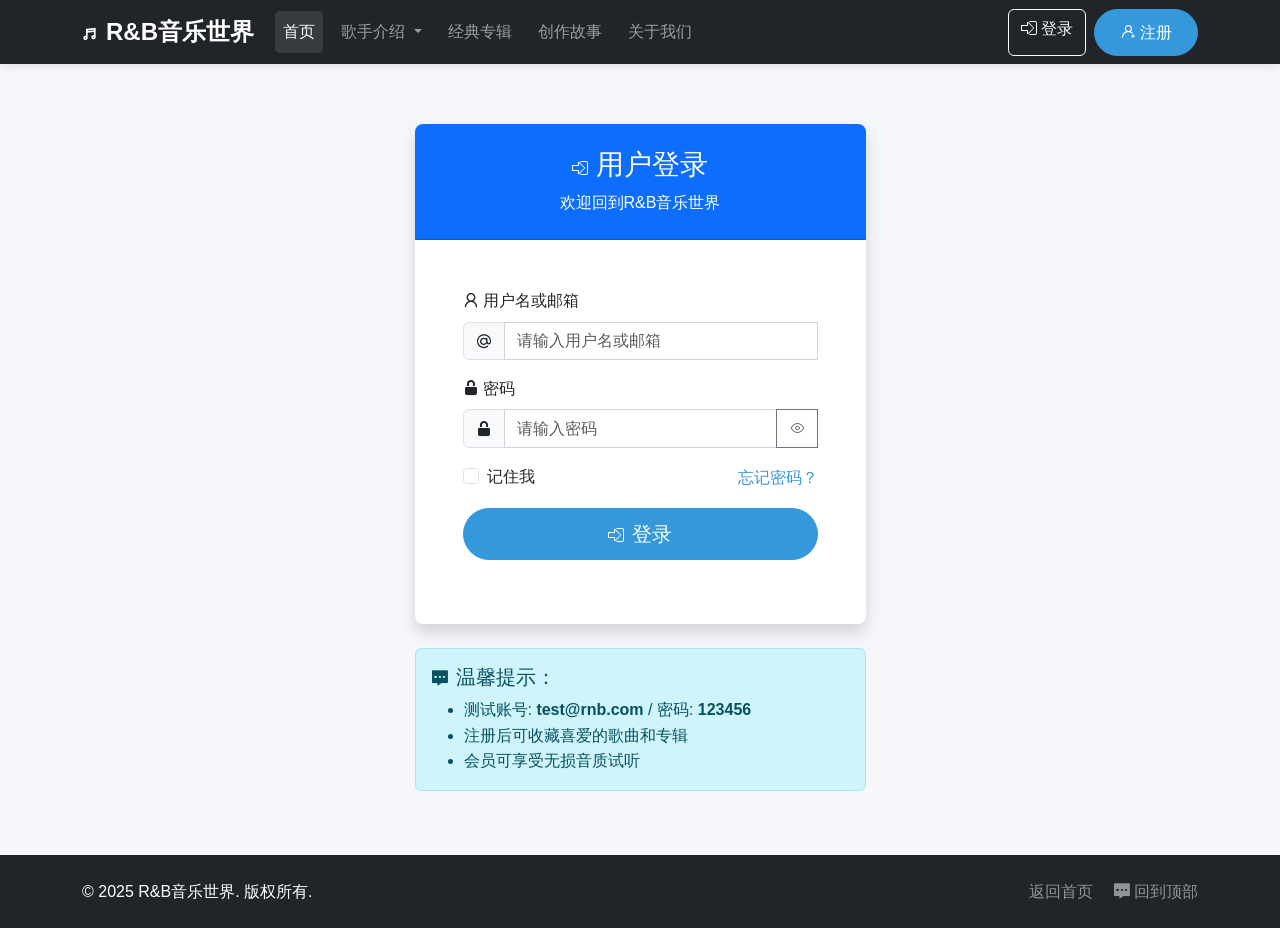
<file: html/login.html>
<!DOCTYPE html>
<html lang="zh-CN">
<head>
    <meta charset="UTF-8">
    <meta name="viewport" content="width=device-width, initial-scale=1.0">
    <title>用户登录 - R&B音乐世界</title>
    
    <!-- Bootstrap 5 CSS -->
    <link href="../css/bootstrap.min.css" rel="stylesheet">
    
    <!-- 本地字体图标库 -->
    <link rel="stylesheet" href="../css/font.css">
    
    <!-- 自定义样式 -->
    <link rel="stylesheet" href="../css/style.css">
    
    <!-- 网站图标 -->
    <link rel="icon" href="../img/icons/favicon.ico" type="image/x-icon">
	
	<style>
	    /* 在表单没有被触摸过时，隐藏验证样式 */
	    .form-control:not(:focus):not(.was-validated) {
	        border-color: #ced4da !important;
	        background-image: none !important;
	    }
	    
	    /* 隐藏默认的错误提示 */
	    .invalid-feedback {
	        display: none;
	    }
	    
	    /* 只在需要时显示错误提示 */
	    .is-invalid ~ .invalid-feedback {
	        display: block;
	    }
	</style>
</head>
<body>
    <!-- 导航栏开始 -->
        <nav class="navbar navbar-expand-lg navbar-dark bg-dark fixed-top">
            <div class="container">
                <a class="navbar-brand" href="index.html">
                    <span class="iconfont me-2">&#xe99a;</span>R&B音乐世界
                </a>
                
                <button class="navbar-toggler" type="button" data-bs-toggle="collapse" data-bs-target="#navbarNav">
                    <span class="navbar-toggler-icon"></span>
                </button>
                
                <div class="collapse navbar-collapse" id="navbarNav">
                    <ul class="navbar-nav me-auto">
                        <li class="nav-item">
                            <a class="nav-link active" href="index.html">首页</a>
                        </li>
                        
                        <!-- 歌手介绍下拉菜单 -->
                        <li class="nav-item dropdown">
                            <a class="nav-link dropdown-toggle" href="#" id="singersDropdown" role="button" 
                               data-bs-toggle="dropdown" aria-expanded="false">
                                歌手介绍
                            </a>
                            <ul class="dropdown-menu" aria-labelledby="singersDropdown">
                                <li><a class="dropdown-item" href="wanglihong.html">王力宏</a></li>
                                <li><a class="dropdown-item" href="taozhe.html">陶喆</a></li>
                                <li><a class="dropdown-item" href="fangdatong.html">方大同</a></li>
                                <li><hr class="dropdown-divider"></li>
                                <li><a class="dropdown-item" href="compare.html">三人对比</a></li>
                            </ul>
                        </li>
                        
                        <!-- 专辑页面 -->
                        <li class="nav-item">
                            <a class="nav-link" href="classic_albums.html">经典专辑</a>
                        </li>
                        
                        <li class="nav-item">
                            <a class="nav-link" href="song_stories.html">创作故事</a>
                        </li>
                        <li class="nav-item">
                            <a class="nav-link" href="about.html">关于我们</a>
                        </li>
                    </ul>
                    
                    <!-- 用户操作区域 -->
                    <div class="d-flex">
                        <a href="login.html" class="btn btn-outline-light me-2">
                            <span class="iconfont me-1">&#xe97e;</span>登录
                        </a>
                        <a href="register.html" class="btn btn-primary">
                            <span class="iconfont me-1">&#xe683;</span>注册
                        </a>
                    </div>
                </div>
            </div>
        </nav>
        <!-- 导航栏结束 -->

    <!-- 登录表单区域 -->
    <main class="container py-5">
        <div class="row justify-content-center">
            <div class="col-md-6 col-lg-5">
                <div class="card login-card shadow">
                    <div class="card-header bg-primary text-white text-center py-4">
                        <h3><span class="iconfont me-2">&#xe97e;</span>用户登录</h3>
                        <p class="mb-0">欢迎回到R&B音乐世界</p>
                    </div>
                    
                    <div class="card-body p-4 p-md-5">
                        <!-- 验证以下部分是否正确 -->
                        <form id="loginForm" novalidate>
                            <!-- 用户名/邮箱输入 -->
                            <div class="mb-3">
                                <label for="loginEmail" class="form-label">
                                    <span class="iconfont me-1">&#xe704;</span>用户名或邮箱
                                </label>
                                <div class="input-group">
                                    <span class="input-group-text">
                                        <span class="iconfont">&#xe634;</span>
                                    </span>
                                    <input type="text" class="form-control" id="loginEmail" 
                                           placeholder="请输入用户名或邮箱" required>
                                    <div class="invalid-feedback">
                                        请输入有效的用户名或邮箱
                                    </div>
                                </div>
                            </div>
                            
                            <!-- 密码输入 -->
                            <div class="mb-3">
                                <label for="loginPassword" class="form-label">
                                    <span class="iconfont me-1">&#xf00c9;</span>密码
                                </label>
                                <div class="input-group">
                                    <span class="input-group-text">
                                        <span class="iconfont">&#xf00c9;</span>
                                    </span>
                                    <input type="password" class="form-control" id="loginPassword" 
                                           placeholder="请输入密码" required>
                                    <button class="btn btn-outline-secondary" type="button" id="togglePassword">
                                        <span class="iconfont">&#xe8bf;</span>
                                    </button>
                                    <div class="invalid-feedback">
                                        请输入密码
                                    </div>
                                </div>
                            </div>
                            
                            <!-- 记住我 -->
                            <div class="mb-3 d-flex justify-content-between align-items-center">
                                <div class="form-check">
                                    <input class="form-check-input" type="checkbox" id="rememberMe">
                                    <label class="form-check-label" for="rememberMe">记住我</label>
                                </div>
                                <a href="forgot-password.html" class="text-decoration-none">忘记密码？</a>
                            </div>
                            
                            <!-- 提交按钮 -->
                            <div class="d-grid mb-3">
                                <button type="submit" class="btn btn-primary btn-lg">
                                    <span class="iconfont me-2">&#xe97e;</span>登录
                                </button>
                            </div>
                        </form>
                    </div>
                </div>
                
                <!-- 登录提示 -->
                <div class="alert alert-info mt-4" role="alert">
                    <h5><span class="iconfont me-2">&#xe61b;</span>温馨提示：</h5>
                    <ul class="mb-0">
                        <li>测试账号: <strong>test@rnb.com</strong> / 密码: <strong>123456</strong></li>
                        <li>注册后可收藏喜爱的歌曲和专辑</li>
                        <li>会员可享受无损音质试听</li>
                    </ul>
                </div>
            </div>
        </div>
    </main>

    <!-- 页脚（与首页相同） -->
    <footer class="bg-dark text-white py-4">
        <div class="container">
            <div class="row">
                <div class="col-md-6">
                    <p class="mb-0">&copy; 2025 R&B音乐世界. 版权所有.</p>
                </div>
                <div class="col-md-6 text-md-end">
                    <a href="index.html" class="text-white-50 me-3">返回首页</a>
                    <a href="#" class="text-white-50" id="back-to-top"><span class="iconfont">&#xe61b;</span> 回到顶部</a>
                </div>
            </div>
        </div>
    </footer>

	<!-- Bootstrap 5 JavaScript Bundle with Popper -->
	    <script src="../js/bootstrap.bundle.min.js"></script>
    
    <!-- 表单验证脚本 -->
    <script src="../js/form_validation.js"></script>
    
    <!-- 页面脚本 -->
    <script>
        document.addEventListener('DOMContentLoaded', function() {
            console.log('登录页面初始化开始');
            
            // 密码显示/隐藏切换
            const togglePasswordBtn = document.getElementById('togglePassword');
            if (togglePasswordBtn) {
                togglePasswordBtn.addEventListener('click', function() {
                    const passwordInput = document.getElementById('loginPassword');
                    const icon = this.querySelector('.iconfont');
                    
                    if (passwordInput.type === 'password') {
                        passwordInput.type = 'text';
                        // 由于没有眼睛关闭图标，我们保留眼睛图标
                        // icon.textContent = '\ue61b'; // 使用信息图标代替
                    } else {
                        passwordInput.type = 'password';
                        // icon.textContent = '\ue8bf'; // 眼睛图标
                    }
                });
            }
            
            // 表单验证模块会自动处理表单提交和验证
            console.log('登录页面初始化完成');
        });
    </script>
</body>
</html>
</file>
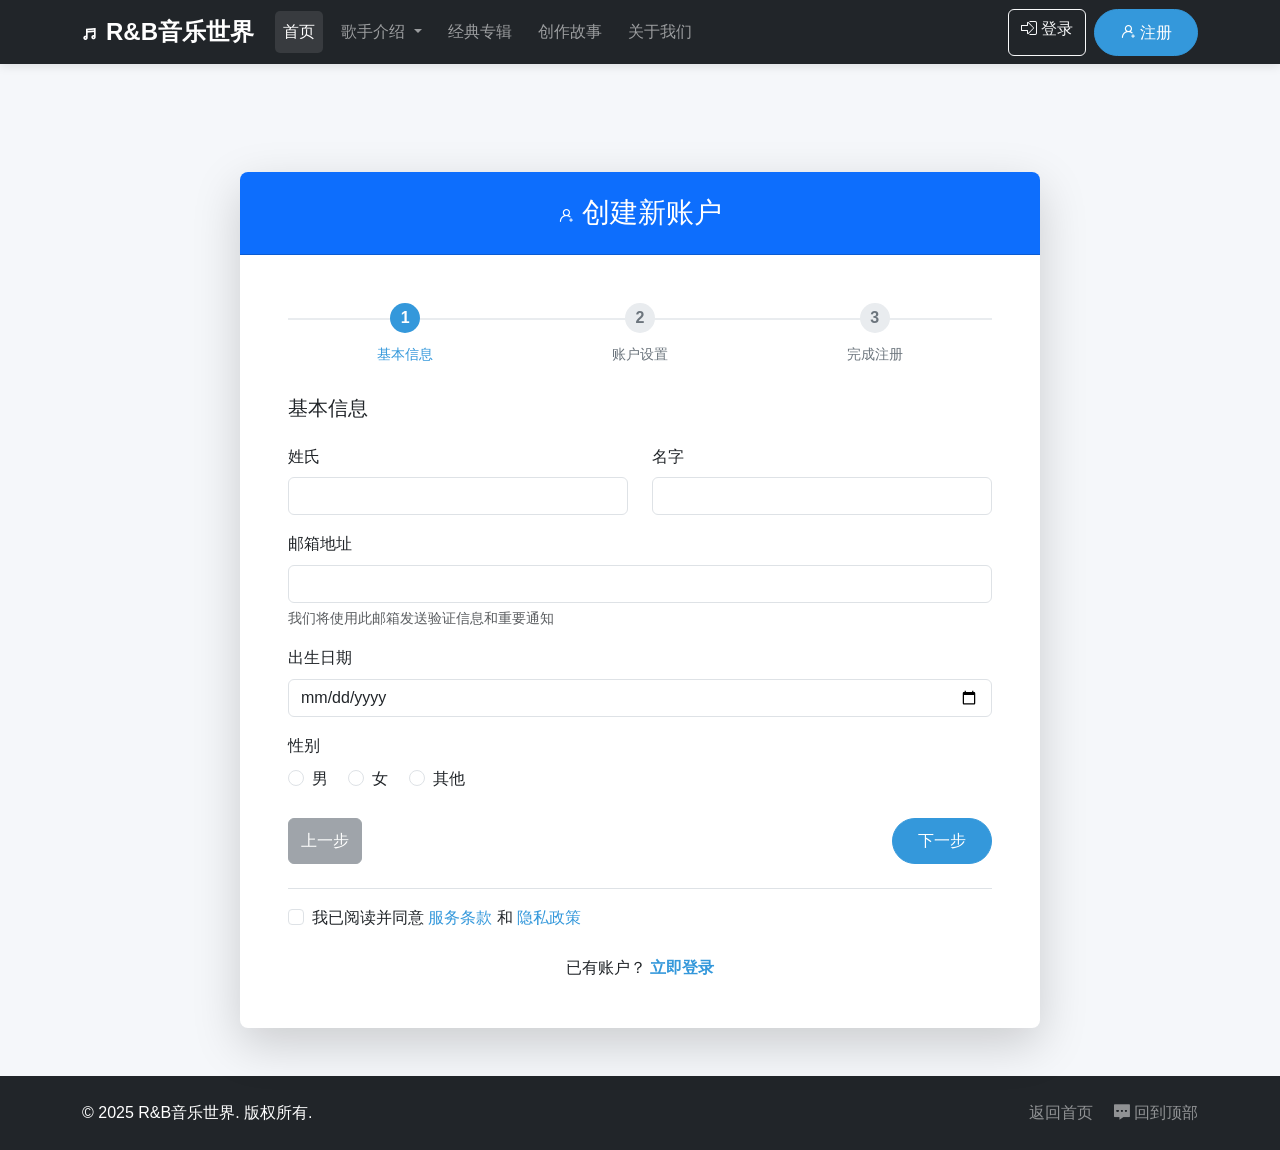
<file: html/register.html>
<!DOCTYPE html>
<html lang="zh-CN">
<head>
    <meta charset="UTF-8">
    <meta name="viewport" content="width=device-width, initial-scale=1.0">
    <title>用户注册 - R&B音乐世界</title>
    
    <!-- Bootstrap 5 CSS -->
    <link href="../css/bootstrap.min.css" rel="stylesheet">
    
    <!-- 本地字体图标库 -->
    <link rel="stylesheet" href="../css/font.css">
    
    <!-- 自定义样式 -->
    <link rel="stylesheet" href="../css/style.css">
    <link rel="stylesheet" href="../css/responsive.css">
    
    <!-- 网站图标 -->
    <link rel="icon" href="../img/icons/favicon.ico" type="image/x-icon">
    
    <style>
        .register-card {
            max-width: 800px;
            margin: 0 auto;
        }
        
        .form-step {
            display: none;
        }
        
        .form-step.active {
            display: block;
        }
        
        .step-indicator {
            display: flex;
            justify-content: space-between;
            margin-bottom: 30px;
            position: relative;
        }
        
        .step-indicator::before {
            content: '';
            position: absolute;
            top: 15px;
            left: 0;
            right: 0;
            height: 2px;
            background: #e9ecef;
            z-index: 1;
        }
        
        .step {
            position: relative;
            z-index: 2;
            text-align: center;
            width: 33.33%;
        }
        
        .step-circle {
            width: 30px;
            height: 30px;
            border-radius: 50%;
            background: #e9ecef;
            color: #6c757d;
            display: flex;
            align-items: center;
            justify-content: center;
            margin: 0 auto 10px;
            font-weight: bold;
        }
        
        .step.active .step-circle {
            background: var(--primary-color);
            color: white;
        }
        
        .step.completed .step-circle {
            background: #28a745;
            color: white;
        }
        
        .step-label {
            font-size: 0.9rem;
            color: #6c757d;
        }
        
        .step.active .step-label {
            color: var(--primary-color);
            font-weight: 500;
        }
        
        .password-strength {
            height: 5px;
            background: #e9ecef;
            border-radius: 5px;
            margin-top: 5px;
            overflow: hidden;
        }
        
        .password-strength-bar {
            height: 100%;
            width: 0;
            transition: width 0.3s;
        }
        
        .strength-weak { background: #dc3545; }
        .strength-fair { background: #ffc107; }
        .strength-good { background: #28a745; }
        .strength-strong { background: #007bff; }
    </style>
</head>
<body>
    <!-- 导航栏开始 -->
            <nav class="navbar navbar-expand-lg navbar-dark bg-dark fixed-top">
                <div class="container">
                    <a class="navbar-brand" href="index.html">
                        <span class="iconfont me-2">&#xe99a;</span>R&B音乐世界
                    </a>
                    
                    <button class="navbar-toggler" type="button" data-bs-toggle="collapse" data-bs-target="#navbarNav">
                        <span class="navbar-toggler-icon"></span>
                    </button>
                    
                    <div class="collapse navbar-collapse" id="navbarNav">
                        <ul class="navbar-nav me-auto">
                            <li class="nav-item">
                                <a class="nav-link active" href="index.html">首页</a>
                            </li>
                            
                            <!-- 歌手介绍下拉菜单 -->
                            <li class="nav-item dropdown">
                                <a class="nav-link dropdown-toggle" href="#" id="singersDropdown" role="button" 
                                   data-bs-toggle="dropdown" aria-expanded="false">
                                    歌手介绍
                                </a>
                                <ul class="dropdown-menu" aria-labelledby="singersDropdown">
                                    <li><a class="dropdown-item" href="wanglihong.html">王力宏</a></li>
                                    <li><a class="dropdown-item" href="taozhe.html">陶喆</a></li>
                                    <li><a class="dropdown-item" href="fangdatong.html">方大同</a></li>
                                    <li><hr class="dropdown-divider"></li>
                                    <li><a class="dropdown-item" href="compare.html">三人对比</a></li>
                                </ul>
                            </li>
                            
                            <!-- 专辑页面 -->
                            <li class="nav-item">
                                <a class="nav-link" href="classic_albums.html">经典专辑</a>
                            </li>
                            
                            <li class="nav-item">
                                <a class="nav-link" href="song_stories.html">创作故事</a>
                            </li>
                            <li class="nav-item">
                                <a class="nav-link" href="about.html">关于我们</a>
                            </li>
                        </ul>
                        
                        <!-- 用户操作区域 -->
                        <div class="d-flex">
                            <a href="login.html" class="btn btn-outline-light me-2">
                                <span class="iconfont me-1">&#xe97e;</span>登录
                            </a>
                            <a href="register.html" class="btn btn-primary">
                                <span class="iconfont me-1">&#xe683;</span>注册
                            </a>
                        </div>
                    </div>
                </div>
            </nav>
            <!-- 导航栏结束 -->

    <!-- 注册表单 -->
    <main class="container py-5 mt-5">
        <div class="register-card">
            <div class="card shadow-lg">
                <div class="card-header bg-primary text-white py-4">
                    <h3 class="mb-0 text-center">
                        <span class="iconfont me-2">&#xe683;</span>创建新账户
                    </h3>
                </div>
                
                <div class="card-body p-4 p-md-5">
                    <!-- 步骤指示器 -->
                    <div class="step-indicator">
                        <div class="step active" id="step1-indicator">
                            <div class="step-circle">1</div>
                            <div class="step-label">基本信息</div>
                        </div>
                        <div class="step" id="step2-indicator">
                            <div class="step-circle">2</div>
                            <div class="step-label">账户设置</div>
                        </div>
                        <div class="step" id="step3-indicator">
                            <div class="step-circle">3</div>
                            <div class="step-label">完成注册</div>
                        </div>
                    </div>
                    
                    <!-- 步骤1：基本信息 -->
                    <div id="step1" class="form-step active">
                        <h5 class="mb-4">基本信息</h5>
                        
                        <div class="row">
                            <div class="col-md-6 mb-3">
                                <label for="firstName" class="form-label">姓氏</label>
                                <input type="text" class="form-control" id="firstName" required>
                                <div class="invalid-feedback">
                                    请输入姓氏
                                </div>
                            </div>
                            
                            <div class="col-md-6 mb-3">
                                <label for="lastName" class="form-label">名字</label>
                                <input type="text" class="form-control" id="lastName" required>
                                <div class="invalid-feedback">
                                    请输入名字
                                </div>
                            </div>
                        </div>
                        
                        <div class="mb-3">
                            <label for="email" class="form-label">邮箱地址</label>
                            <input type="email" class="form-control" id="email" required>
                            <div class="invalid-feedback">
                                请输入有效的邮箱地址
                            </div>
                            <div class="form-text">
                                我们将使用此邮箱发送验证信息和重要通知
                            </div>
                        </div>
                        
                        <div class="mb-3">
                            <label for="birthdate" class="form-label">出生日期</label>
                            <input type="date" class="form-control" id="birthdate" required>
                            <div class="invalid-feedback">
                                请选择出生日期
                            </div>
                        </div>
                        
                        <div class="mb-3">
                            <label class="form-label">性别</label>
                            <div>
                                <div class="form-check form-check-inline">
                                    <input class="form-check-input" type="radio" name="gender" id="male" value="male">
                                    <label class="form-check-label" for="male">男</label>
                                </div>
                                <div class="form-check form-check-inline">
                                    <input class="form-check-input" type="radio" name="gender" id="female" value="female">
                                    <label class="form-check-label" for="female">女</label>
                                </div>
                                <div class="form-check form-check-inline">
                                    <input class="form-check-input" type="radio" name="gender" id="other" value="other">
                                    <label class="form-check-label" for="other">其他</label>
                                </div>
                            </div>
                        </div>
                        
                        <div class="d-flex justify-content-between mt-4">
                            <button type="button" class="btn btn-secondary" disabled>上一步</button>
                            <button type="button" class="btn btn-primary" id="nextStep1">下一步</button>
                        </div>
                    </div>
                    
                    <!-- 步骤2：账户设置 -->
                    <div id="step2" class="form-step">
                        <h5 class="mb-4">账户设置</h5>
                        
                        <div class="mb-3">
                            <label for="username" class="form-label">用户名</label>
                            <div class="input-group">
                                <span class="input-group-text">@</span>
                                <input type="text" class="form-control" id="username" required>
                                <button class="btn btn-outline-secondary" type="button" id="checkUsername">
                                    检查可用性
                                </button>
                            </div>
                            <div class="invalid-feedback">
                                请输入用户名
                            </div>
                            <div class="form-text" id="usernameFeedback">
                                用户名长度为4-20个字符，可以包含字母、数字和下划线
                            </div>
                        </div>
                        
                        <div class="mb-3">
                            <label for="password" class="form-label">密码</label>
                            <div class="input-group">
                                <input type="password" class="form-control" id="password" required>
                                <button class="btn btn-outline-secondary" type="button" id="togglePassword">
                                    <span class="iconfont">&#xe8bf;</span>
                                </button>
                            </div>
                            <div class="password-strength">
                                <div class="password-strength-bar" id="passwordStrength"></div>
                            </div>
                            <div class="form-text">
                                密码必须包含至少8个字符，包括大写字母、小写字母和数字
                            </div>
                        </div>
                        
                        <div class="mb-3">
                            <label for="confirmPassword" class="form-label">确认密码</label>
                            <input type="password" class="form-control" id="confirmPassword" required>
                            <div class="invalid-feedback" id="confirmPasswordFeedback">
                                密码不匹配
                            </div>
                        </div>
                        
                        <div class="mb-3">
                            <label for="securityQuestion" class="form-label">安全问题</label>
                            <select class="form-select" id="securityQuestion" required>
                                <option value="">请选择一个安全问题</option>
                                <option value="1">您母亲的名字是什么？</option>
                                <option value="2">您出生城市的名称是什么？</option>
                                <option value="3">您的第一所学校的名称是什么？</option>
                                <option value="4">您最喜欢的宠物名字是什么？</option>
                            </select>
                            <div class="invalid-feedback">
                                请选择安全问题
                            </div>
                        </div>
                        
                        <div class="mb-4">
                            <label for="securityAnswer" class="form-label">安全答案</label>
                            <input type="text" class="form-control" id="securityAnswer" required>
                            <div class="invalid-feedback">
                                请输入安全答案
                            </div>
                        </div>
                        
                        <div class="d-flex justify-content-between mt-4">
                            <button type="button" class="btn btn-secondary" id="prevStep2">上一步</button>
                            <button type="button" class="btn btn-primary" id="nextStep2">下一步</button>
                        </div>
                    </div>
                    
                    <!-- 步骤3：完成注册 -->
                    <div id="step3" class="form-step">
                        <h5 class="mb-4">注册成功</h5>
                        
                        <div class="text-center mb-5">
                            <div class="mb-4">
                                <div style="font-size:5rem; color:#28a745; line-height:1;">✓</div>
                            </div>
                            <h4>恭喜！注册成功</h4>
                            <p class="text-muted">
                                您的账户已创建成功，现在可以享受R&B音乐世界的所有功能了。
                            </p>
                        </div>
                        
                        <div class="card mb-4">
                            <div class="card-body">
                                <h6>账户信息</h6>
                                <table class="table table-borderless table-sm">
                                    <tr>
                                        <th width="30%">用户名:</th>
                                        <td id="summaryUsername">-</td>
                                    </tr>
                                    <tr>
                                        <th>邮箱:</th>
                                        <td id="summaryEmail">-</td>
                                    </tr>
                                    <tr>
                                        <th>注册时间:</th>
                                        <td id="registrationTime">-</td>
                                    </tr>
                                </table>
                            </div>
                        </div>
                        
                        <div class="alert alert-info">
                            <h6><span class="iconfont me-2">&#xe61b;</span>下一步建议</h6>
                            <ul class="mb-0">
                                <li>验证您的邮箱地址以激活账户</li>
                                <li>完善个人资料信息</li>
                                <li>探索我们的音乐库和功能</li>
                            </ul>
                        </div>
                        
                        <div class="d-flex justify-content-between mt-4">
                            <button type="button" class="btn btn-secondary" id="prevStep3">上一步</button>
                            <a href="index.html" class="btn btn-success">开始探索</a>
                        </div>
                    </div>
                    
                    <!-- 条款同意 -->
                    <div class="mt-4 pt-3 border-top">
                        <div class="form-check">
                            <input class="form-check-input" type="checkbox" id="agreeTerms" required>
                            <label class="form-check-label" for="agreeTerms">
                                我已阅读并同意 <a href="#" class="text-decoration-none">服务条款</a> 和 <a href="#" class="text-decoration-none">隐私政策</a>
                            </label>
                            <div class="invalid-feedback">
                                必须同意条款才能注册
                            </div>
                        </div>
                        
                        <div class="text-center mt-4">
                            <p class="mb-0">
                                已有账户？ <a href="login.html" class="text-decoration-none fw-bold">立即登录</a>
                            </p>
                        </div>
                    </div>
                </div>
            </div>
        </div>
    </main>

    <!-- 页脚 -->
    <footer class="bg-dark text-white py-4">
            <div class="container">
                <div class="row">
                    <div class="col-md-6">
                        <p class="mb-0">&copy; 2025 R&B音乐世界. 版权所有.</p>
                    </div>
                    <div class="col-md-6 text-md-end">
                        <a href="index.html" class="text-white-50 me-3">返回首页</a>
                        <a href="#" class="text-white-50" id="back-to-top"><span class="iconfont">&#xe61b;</span> 回到顶部</a>
                    </div>
                </div>
            </div>
        </footer>

	<!-- Bootstrap 5 JavaScript Bundle with Popper -->
	    <script src="../js/bootstrap.bundle.min.js"></script>
    
    <!-- 注册页面脚本 -->
    <script>
        // 当前步骤
        let currentStep = 1;
        const totalSteps = 3;
        
        // 表单数据存储
        const formData = {
            step1: {},
            step2: {}
        };
        
		// 在 initRegistration 函数前添加
		function clearInitialValidationStates() {
		    // 清除所有输入框的验证样式
		    const inputs = document.querySelectorAll('.form-control');
		    inputs.forEach(input => {
		        input.classList.remove('is-valid', 'is-invalid');
		    });
		    
		    // 隐藏所有错误消息
		    const feedbacks = document.querySelectorAll('.invalid-feedback');
		    feedbacks.forEach(feedback => {
		        feedback.style.display = 'none';
		    });
		    
		    // 清除单选按钮的验证样式
		    const radios = document.querySelectorAll('.form-check-input');
		    radios.forEach(radio => {
		        radio.classList.remove('is-invalid');
		    });
		    
		    // 清除复选框的验证样式
		    const checkbox = document.getElementById('agreeTerms');
		    if (checkbox) {
		        checkbox.classList.remove('is-invalid');
		    }
		}
		
		// 初始化函数
		function initRegistration() {
		    // 清除初始验证状态
		    clearInitialValidationStates();
		    
		    // 步骤导航
		    document.getElementById('nextStep1').addEventListener('click', () => validateStep1());
		    document.getElementById('nextStep2').addEventListener('click', () => validateStep2());
		    document.getElementById('prevStep2').addEventListener('click', () => goToStep(1));
		    document.getElementById('prevStep3').addEventListener('click', () => goToStep(2));
		    
            // 密码显示/隐藏
            document.getElementById('togglePassword').addEventListener('click', togglePasswordVisibility);
            
            // 用户名检查
            document.getElementById('checkUsername').addEventListener('click', checkUsernameAvailability);
            
            // 密码强度检查
            document.getElementById('password').addEventListener('input', checkPasswordStrength);
            
            // 确认密码检查
            document.getElementById('confirmPassword').addEventListener('input', checkPasswordMatch);
            
            // 更新注册时间
            document.getElementById('registrationTime').textContent = new Date().toLocaleString();
        }
        
        // 验证步骤1
        function validateStep1() {
            const firstName = document.getElementById('firstName');
            const lastName = document.getElementById('lastName');
            const email = document.getElementById('email');
            const birthdate = document.getElementById('birthdate');
            const gender = document.querySelector('input[name="gender"]:checked');
            
            let isValid = true;
            
            // 验证姓氏
            if (!firstName.value.trim()) {
                firstName.classList.add('is-invalid');
                isValid = false;
            } else {
                firstName.classList.remove('is-invalid');
                formData.step1.firstName = firstName.value;
            }
            
            // 验证名字
            if (!lastName.value.trim()) {
                lastName.classList.add('is-invalid');
                isValid = false;
            } else {
                lastName.classList.remove('is-invalid');
                formData.step1.lastName = lastName.value;
            }
            
            // 验证邮箱
            const emailRegex = /^[^\s@]+@[^\s@]+\.[^\s@]+$/;
            if (!email.value.trim() || !emailRegex.test(email.value)) {
                email.classList.add('is-invalid');
                isValid = false;
            } else {
                email.classList.remove('is-invalid');
                formData.step1.email = email.value;
            }
            
            // 验证出生日期
            if (!birthdate.value) {
                birthdate.classList.add('is-invalid');
                isValid = false;
            } else {
                birthdate.classList.remove('is-invalid');
                formData.step1.birthdate = birthdate.value;
            }
            
            // 验证性别
            if (!gender) {
                document.getElementById('male').classList.add('is-invalid');
                isValid = false;
            } else {
                document.getElementById('male').classList.remove('is-invalid');
                formData.step1.gender = gender.value;
            }
            
            if (isValid) {
                goToStep(2);
            }
        }
        
        // 验证步骤2
        function validateStep2() {
            const username = document.getElementById('username');
            const password = document.getElementById('password');
            const confirmPassword = document.getElementById('confirmPassword');
            const securityQuestion = document.getElementById('securityQuestion');
            const securityAnswer = document.getElementById('securityAnswer');
            
            let isValid = true;
            
            // 验证用户名
            if (!username.value.trim() || username.value.length < 4) {
                username.classList.add('is-invalid');
                isValid = false;
            } else {
                username.classList.remove('is-invalid');
                formData.step2.username = username.value;
            }
            
            // 验证密码
            const passwordRegex = /^(?=.*[a-z])(?=.*[A-Z])(?=.*\d).{8,}$/;
            if (!password.value.trim() || !passwordRegex.test(password.value)) {
                password.classList.add('is-invalid');
                isValid = false;
            } else {
                password.classList.remove('is-invalid');
                formData.step2.password = password.value;
            }
            
            // 验证确认密码
            if (password.value !== confirmPassword.value) {
                confirmPassword.classList.add('is-invalid');
                document.getElementById('confirmPasswordFeedback').style.display = 'block';
                isValid = false;
            } else {
                confirmPassword.classList.remove('is-invalid');
                document.getElementById('confirmPasswordFeedback').style.display = 'none';
            }
            
            // 验证安全问题
            if (!securityQuestion.value) {
                securityQuestion.classList.add('is-invalid');
                isValid = false;
            } else {
                securityQuestion.classList.remove('is-invalid');
                formData.step2.securityQuestion = securityQuestion.value;
            }
            
            // 验证安全答案
            if (!securityAnswer.value.trim()) {
                securityAnswer.classList.add('is-invalid');
                isValid = false;
            } else {
                securityAnswer.classList.remove('is-invalid');
                formData.step2.securityAnswer = securityAnswer.value;
            }
            
            // 验证条款同意
            const agreeTerms = document.getElementById('agreeTerms');
            if (!agreeTerms.checked) {
                agreeTerms.classList.add('is-invalid');
                isValid = false;
            } else {
                agreeTerms.classList.remove('is-invalid');
            }
            
            if (isValid) {
                // 更新摘要信息
                document.getElementById('summaryUsername').textContent = formData.step2.username;
                document.getElementById('summaryEmail').textContent = formData.step1.email;
                
                goToStep(3);
            }
        }
        
        // 跳转到指定步骤
        function goToStep(step) {
            // 隐藏当前步骤
            document.getElementById(`step${currentStep}`).classList.remove('active');
            document.getElementById(`step${currentStep}-indicator`).classList.remove('active');
            
            // 更新当前步骤
            currentStep = step;
            
            // 显示新步骤
            document.getElementById(`step${currentStep}`).classList.add('active');
            document.getElementById(`step${currentStep}-indicator`).classList.add('active');
            
            // 更新步骤指示器状态
            for (let i = 1; i <= totalSteps; i++) {
                const indicator = document.getElementById(`step${i}-indicator`);
                if (i < currentStep) {
                    indicator.classList.add('completed');
                } else {
                    indicator.classList.remove('completed');
                }
            }
        }
        
        // 切换密码可见性
        function togglePasswordVisibility() {
            const passwordInput = document.getElementById('password');
            const icon = document.querySelector('#togglePassword .iconfont');
            
            if (passwordInput.type === 'password') {
                passwordInput.type = 'text';
                icon.textContent = '\ue61b'; // 使用信息图标代替眼睛关闭图标
            } else {
                passwordInput.type = 'password';
                icon.textContent = '\ue8bf'; // 眼睛图标
            }
        }
        
        // 检查用户名可用性
        function checkUsernameAvailability() {
            const username = document.getElementById('username').value;
            const feedback = document.getElementById('usernameFeedback');
            
            if (!username.trim()) {
                feedback.innerHTML = '<span class="text-danger">请输入用户名</span>';
                return;
            }
            
            if (username.length < 4) {
                feedback.innerHTML = '<span class="text-danger">用户名至少需要4个字符</span>';
                return;
            }
            
            // 模拟检查（实际应用中应该向服务器发送请求）
            setTimeout(() => {
                // 假设某些用户名已被占用
                const takenUsernames = ['admin', 'user', 'test', 'music'];
                
                if (takenUsernames.includes(username.toLowerCase())) {
                    feedback.innerHTML = `<span class="text-danger">用户名"${username}"已被占用</span>`;
                } else {
                    feedback.innerHTML = `<span class="text-success">用户名"${username}"可用</span>`;
                }
            }, 500);
        }
        
        // 检查密码强度
        function checkPasswordStrength() {
            const password = document.getElementById('password').value;
            const strengthBar = document.getElementById('passwordStrength');
            
            if (!password) {
                strengthBar.style.width = '0%';
                strengthBar.className = 'password-strength-bar';
                return;
            }
            
            // 计算密码强度
            let strength = 0;
            
            // 长度检查
            if (password.length >= 8) strength += 25;
            if (password.length >= 12) strength += 10;
            
            // 字符种类检查
            if (/[a-z]/.test(password)) strength += 20;
            if (/[A-Z]/.test(password)) strength += 20;
            if (/[0-9]/.test(password)) strength += 20;
            if (/[^a-zA-Z0-9]/.test(password)) strength += 15;
            
            // 限制最大为100%
            strength = Math.min(strength, 100);
            
            // 更新进度条
            strengthBar.style.width = `${strength}%`;
            
            // 根据强度设置颜色
            if (strength < 40) {
                strengthBar.className = 'password-strength-bar strength-weak';
            } else if (strength < 70) {
                strengthBar.className = 'password-strength-bar strength-fair';
            } else if (strength < 90) {
                strengthBar.className = 'password-strength-bar strength-good';
            } else {
                strengthBar.className = 'password-strength-bar strength-strong';
            }
        }
        
        // 检查密码匹配
        function checkPasswordMatch() {
            const password = document.getElementById('password').value;
            const confirmPassword = document.getElementById('confirmPassword').value;
            const feedback = document.getElementById('confirmPasswordFeedback');
            
            if (confirmPassword && password !== confirmPassword) {
                feedback.style.display = 'block';
            } else {
                feedback.style.display = 'none';
            }
        }
        
        // 页面加载完成后初始化
        document.addEventListener('DOMContentLoaded', initRegistration);
    </script>
</body>
</html>
</file>
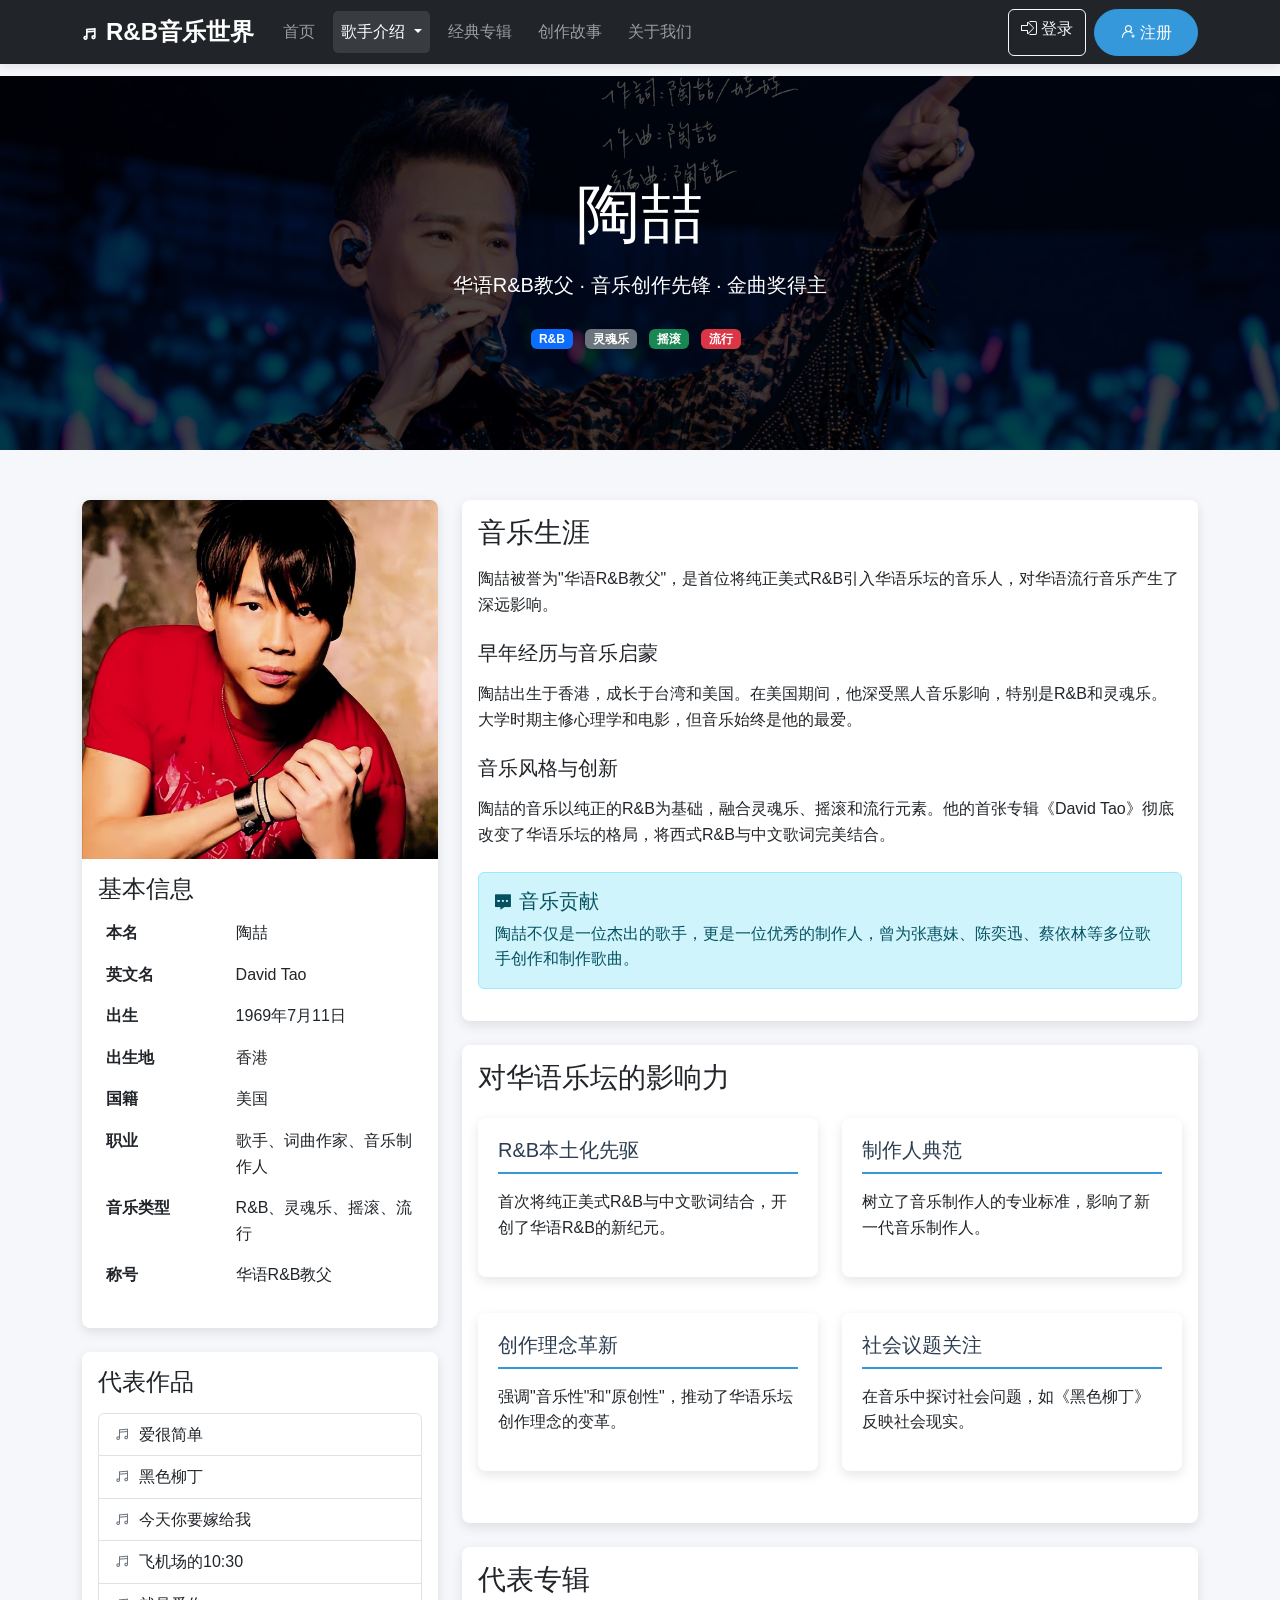
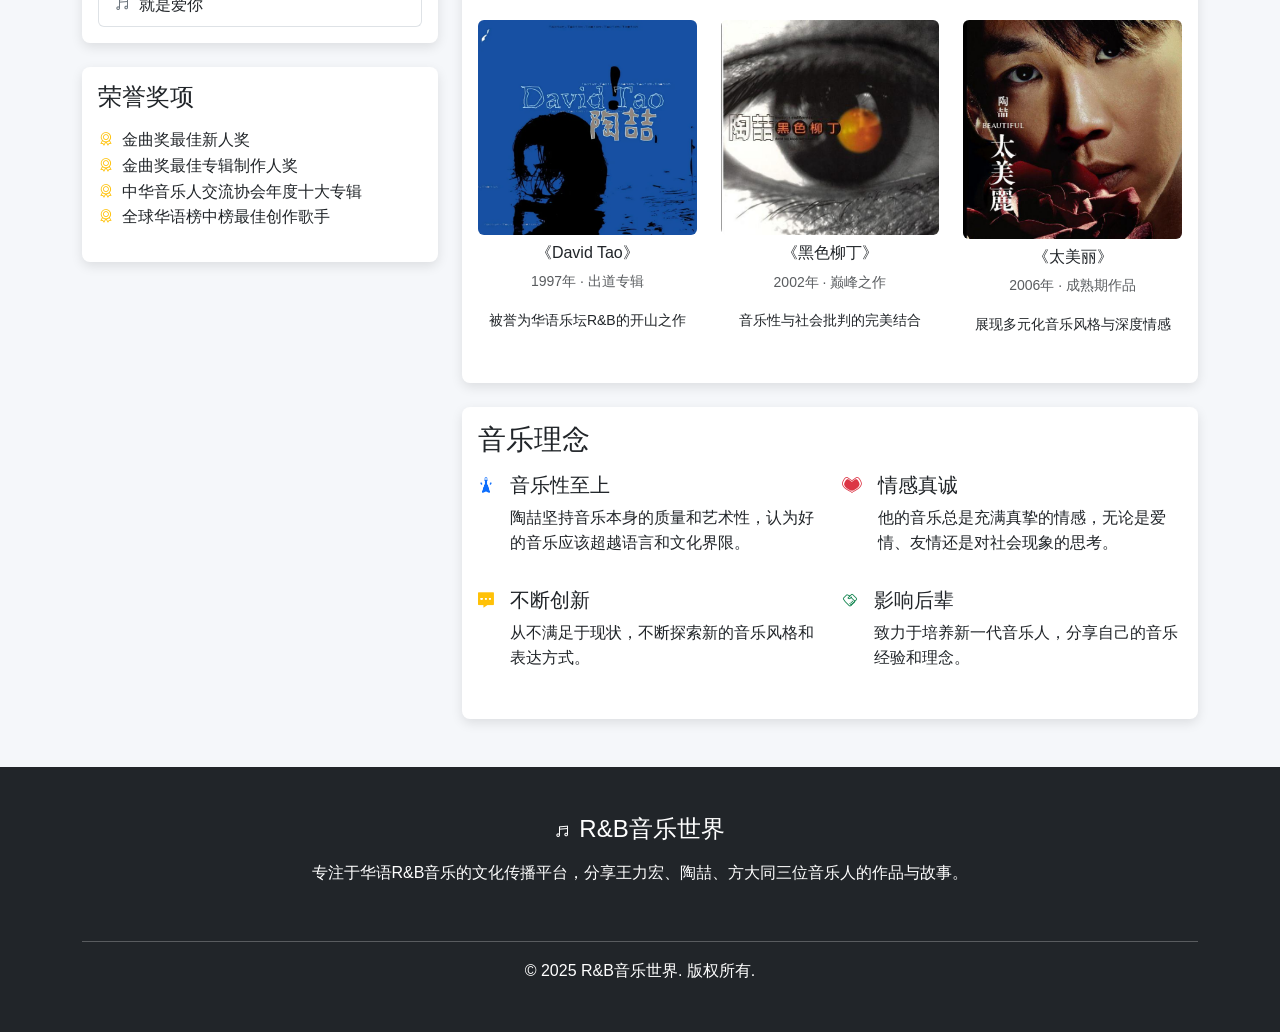
<file: html/taozhe.html>
<!DOCTYPE html>
<html lang="zh-CN">
	<head>
		<meta charset="UTF-8">
		<meta name="viewport" content="width=device-width, initial-scale=1.0">
		<title>陶喆 - R&B音乐世界</title>

		<!-- Bootstrap 5 CSS -->
		<link href="../css/bootstrap.min.css" rel="stylesheet">

		<!-- 本地字体图标库 -->
		<link rel="stylesheet" href="../css/font.css">

		<!-- 自定义样式 -->
		<link rel="stylesheet" href="../css/style.css">
		<link rel="stylesheet" href="../css/responsive.css">

		<!-- 网站图标 -->
		<link rel="icon" href="../img/icons/favicon.ico" type="image/x-icon">

		<style>
			.singer-hero {
				background: linear-gradient(rgba(0, 0, 0, 0.7), rgba(0, 0, 0, 0.7)), url('../img/stories/tz.jpg');
				background-size: cover;
				background-position: center;
				color: white;
				padding: 100px 0;
				text-align: center;
				margin-bottom: 50px;
			}

			.influence-card {
				border-radius: var(--border-radius);
				padding: 20px;
				margin-bottom: 20px;
				background: white;
				box-shadow: var(--box-shadow);
			}

			.influence-card h5 {
				color: var(--secondary-color);
				border-bottom: 2px solid var(--primary-color);
				padding-bottom: 10px;
				margin-bottom: 15px;
			}
            
            /* 移除代表作品列表的播放图标和交互效果 */
            .list-group-item {
                cursor: default;
            }
            
            .list-group-item:hover {
                background-color: #f8f9fa;
            }
            
            .list-group-item .iconfont {
                color: #6c757d !important; /* 灰色，表示不可点击 */
            }
		</style>
	</head>
	<body>
		<!-- 导航栏 -->
		<nav class="navbar navbar-expand-lg navbar-dark bg-dark fixed-top">
			<div class="container">
				<a class="navbar-brand" href="index.html">
					<span class="iconfont me-2">&#xe99a;</span>R&B音乐世界
				</a>

				<button class="navbar-toggler" type="button" data-bs-toggle="collapse" data-bs-target="#navbarNav">
					<span class="navbar-toggler-icon"></span>
				</button>

				<div class="collapse navbar-collapse" id="navbarNav">
					<ul class="navbar-nav me-auto">
						<li class="nav-item">
							<a class="nav-link" href="index.html">首页</a>
						</li>

						<li class="nav-item dropdown">
							<a class="nav-link dropdown-toggle active" href="#" id="singersDropdown" role="button"
								data-bs-toggle="dropdown" aria-expanded="false">
								歌手介绍
							</a>
							<ul class="dropdown-menu" aria-labelledby="singersDropdown">
								<li><a class="dropdown-item" href="wanglihong.html">王力宏</a></li>
								<li><a class="dropdown-item active" href="taozhe.html">陶喆</a></li>
								<li><a class="dropdown-item" href="fangdatong.html">方大同</a></li>
								<li>
									<hr class="dropdown-divider">
								</li>
								<li><a class="dropdown-item" href="compare.html">三人对比</a></li>
							</ul>
						</li>

						<li class="nav-item">
							<a class="nav-link" href="classic_albums.html">经典专辑</a>
						</li>

						<li class="nav-item">
							<a class="nav-link" href="song_stories.html">创作故事</a>
						</li>

						<li class="nav-item">
							<a class="nav-link" href="about.html">关于我们</a>
						</li>
					</ul>

					<div class="d-flex">
						<a href="login.html" class="btn btn-outline-light me-2">
							<span class="iconfont me-1">&#xe97e;</span>登录
						</a>
						<a href="register.html" class="btn btn-primary">
							<span class="iconfont me-1">&#xe683;</span>注册
						</a>
					</div>
				</div>
			</div>
		</nav>

		<!-- 歌手介绍头部 -->
		<header class="singer-hero">
			<div class="container">
				<h1 class="display-3 mb-3">陶喆</h1>
				<p class="lead">华语R&B教父 · 音乐创作先锋 · 金曲奖得主</p>
				<div class="mt-4">
					<span class="badge bg-primary me-2">R&B</span>
					<span class="badge bg-secondary me-2">灵魂乐</span>
					<span class="badge bg-success me-2">摇滚</span>
					<span class="badge bg-danger me-2">流行</span>
				</div>
			</div>
		</header>

		<!-- 主要内容 -->
		<main class="container">
			<div class="row">
				<!-- 左侧栏：基本信息 -->
				<div class="col-lg-4 mb-4">
					<div class="card mb-4">
						<img src="../img/singer/taozhe.jpg" class="card-img-top" alt="陶喆">
						<div class="card-body">
							<h4 class="card-title">基本信息</h4>
							<table class="table table-borderless">
								<tr>
									<th width="40%">本名</th>
									<td>陶喆</td>
								</tr>
								<tr>
									<th>英文名</th>
									<td>David Tao</td>
								</tr>
								<tr>
									<th>出生</th>
									<td>1969年7月11日</td>
								</tr>
								<tr>
									<th>出生地</th>
									<td>香港</td>
								</tr>
								<tr>
									<th>国籍</th>
									<td>美国</td>
								</tr>
								<tr>
									<th>职业</th>
									<td>歌手、词曲作家、音乐制作人</td>
								</tr>
								<tr>
									<th>音乐类型</th>
									<td>R&B、灵魂乐、摇滚、流行</td>
								</tr>
								<tr>
									<th>称号</th>
									<td>华语R&B教父</td>
								</tr>
							</table>
						</div>
					</div>

					<div class="card mb-4">
						<div class="card-body">
							<h4 class="card-title mb-3">代表作品</h4>
							<div class="list-group">
								<div class="list-group-item">
									<span class="iconfont me-2 text-muted">&#xe99a;</span>爱很简单
								</div>
								<div class="list-group-item">
									<span class="iconfont me-2 text-muted">&#xe99a;</span>黑色柳丁
								</div>
								<div class="list-group-item">
									<span class="iconfont me-2 text-muted">&#xe99a;</span>今天你要嫁给我
								</div>
								<div class="list-group-item">
									<span class="iconfont me-2 text-muted">&#xe99a;</span>飞机场的10:30
								</div>
								<div class="list-group-item">
									<span class="iconfont me-2 text-muted">&#xe99a;</span>就是爱你
								</div>
							</div>
						</div>
					</div>

					<div class="card">
						<div class="card-body">
							<h4 class="card-title mb-3">荣誉奖项</h4>
							<ul class="list-unstyled">
								<li><span class="iconfont text-warning me-2">&#xe671;</span>金曲奖最佳新人奖</li>
								<li><span class="iconfont text-warning me-2">&#xe671;</span>金曲奖最佳专辑制作人奖</li>
								<li><span class="iconfont text-warning me-2">&#xe671;</span>中华音乐人交流协会年度十大专辑</li>
								<li><span class="iconfont text-warning me-2">&#xe671;</span>全球华语榜中榜最佳创作歌手</li>
							</ul>
						</div>
					</div>
				</div>

				<!-- 右侧栏：详细介绍 -->
				<div class="col-lg-8">
					<div class="card mb-4">
						<div class="card-body">
							<h3 class="card-title mb-3">音乐生涯</h3>
							<p>陶喆被誉为"华语R&B教父"，是首位将纯正美式R&B引入华语乐坛的音乐人，对华语流行音乐产生了深远影响。</p>

							<h5 class="mt-4 mb-3">早年经历与音乐启蒙</h5>
							<p>陶喆出生于香港，成长于台湾和美国。在美国期间，他深受黑人音乐影响，特别是R&B和灵魂乐。大学时期主修心理学和电影，但音乐始终是他的最爱。</p>

							<h5 class="mt-4 mb-3">音乐风格与创新</h5>
							<p>陶喆的音乐以纯正的R&B为基础，融合灵魂乐、摇滚和流行元素。他的首张专辑《David Tao》彻底改变了华语乐坛的格局，将西式R&B与中文歌词完美结合。</p>

							<div class="alert alert-info mt-4">
								<h5><span class="iconfont me-2">&#xe61b;</span>音乐贡献</h5>
								<p class="mb-0">陶喆不仅是一位杰出的歌手，更是一位优秀的制作人，曾为张惠妹、陈奕迅、蔡依林等多位歌手创作和制作歌曲。</p>
							</div>
						</div>
					</div>

					<!-- 音乐影响力 -->
					<div class="card mb-4">
						<div class="card-body">
							<h3 class="card-title mb-4">对华语乐坛的影响力</h3>

							<div class="row">
								<div class="col-md-6 mb-3">
									<div class="influence-card">
										<h5>R&B本土化先驱</h5>
										<p>首次将纯正美式R&B与中文歌词结合，开创了华语R&B的新纪元。</p>
									</div>
								</div>

								<div class="col-md-6 mb-3">
									<div class="influence-card">
										<h5>制作人典范</h5>
										<p>树立了音乐制作人的专业标准，影响了新一代音乐制作人。</p>
									</div>
								</div>

								<div class="col-md-6 mb-3">
									<div class="influence-card">
										<h5>创作理念革新</h5>
										<p>强调"音乐性"和"原创性"，推动了华语乐坛创作理念的变革。</p>
									</div>
								</div>

								<div class="col-md-6 mb-3">
									<div class="influence-card">
										<h5>社会议题关注</h5>
										<p>在音乐中探讨社会问题，如《黑色柳丁》反映社会现实。</p>
									</div>
								</div>
							</div>
						</div>
					</div>

					<!-- 代表专辑 -->
					<div class="card mb-4">
						<div class="card-body">
							<h3 class="card-title mb-4">代表专辑</h3>

							<div class="row">
								<div class="col-md-4 mb-3">
									<div class="album-thumbnail text-center">
										<img src="../img/stories/DavidTao.webp" alt="David Tao"
											class="img-fluid rounded mb-2">
										<h6>《David Tao》</h6>
										<p class="text-muted small">1997年 · 出道专辑</p>
										<p class="small">被誉为华语乐坛R&B的开山之作</p>
									</div>
								</div>

								<div class="col-md-4 mb-3">
									<div class="album-thumbnail text-center">
										<img src="../img/stories/heiseliuding.jpg" alt="黑色柳丁"
											class="img-fluid rounded mb-2">
										<h6>《黑色柳丁》</h6>
										<p class="text-muted small">2002年 · 巅峰之作</p>
										<p class="small">音乐性与社会批判的完美结合</p>
									</div>
								</div>

								<div class="col-md-4 mb-3">
									<div class="album-thumbnail text-center">
										<img src="../img/stories/taimeili.png" alt="太美丽"
											class="img-fluid rounded mb-2">
										<h6>《太美丽》</h6>
										<p class="text-muted small">2006年 · 成熟期作品</p>
										<p class="small">展现多元化音乐风格与深度情感</p>
									</div>
								</div>
							</div>

							<!-- 移除了查看所有专辑的按钮 -->
						</div>
					</div>

					<!-- 音乐理念 -->
					<div class="card">
						<div class="card-body">
							<h3 class="card-title mb-3">音乐理念</h3>

							<div class="row">
								<div class="col-md-6 mb-3">
									<div class="d-flex">
										<div class="flex-shrink-0">
											<span class="iconfont fa-2x text-primary me-3">&#xe64f;</span>
										</div>
										<div>
											<h5>音乐性至上</h5>
											<p>陶喆坚持音乐本身的质量和艺术性，认为好的音乐应该超越语言和文化界限。</p>
										</div>
									</div>
								</div>

								<div class="col-md-6 mb-3">
									<div class="d-flex">
										<div class="flex-shrink-0">
											<span class="iconfont fa-2x text-danger me-3">&#xe510;</span>
										</div>
										<div>
											<h5>情感真诚</h5>
											<p>他的音乐总是充满真挚的情感，无论是爱情、友情还是对社会现象的思考。</p>
										</div>
									</div>
								</div>

								<div class="col-md-6 mb-3">
									<div class="d-flex">
										<div class="flex-shrink-0">
											<span class="iconfont fa-2x text-warning me-3">&#xe61b;</span>
										</div>
										<div>
											<h5>不断创新</h5>
											<p>从不满足于现状，不断探索新的音乐风格和表达方式。</p>
										</div>
									</div>
								</div>

								<div class="col-md-6 mb-3">
									<div class="d-flex">
										<div class="flex-shrink-0">
											<span class="iconfont fa-2x text-success me-3">&#xe62d;</span>
										</div>
										<div>
											<h5>影响后辈</h5>
											<p>致力于培养新一代音乐人，分享自己的音乐经验和理念。</p>
										</div>
									</div>
								</div>
							</div>
						</div>
					</div>
				</div>
			</div>
		</main>

		<!-- 页脚 -->
		<footer class="bg-dark text-white py-5 mt-5">
			<div class="container">
				<div class="row justify-content-center">
					<div class="col-md-8 text-center mb-4">
						<h4 class="mb-3"><span class="iconfont me-2">&#xe99a;</span>R&B音乐世界</h4>
						<p>专注于华语R&B音乐的文化传播平台，分享王力宏、陶喆、方大同三位音乐人的作品与故事。</p>
					</div>
				</div>

				<hr class="bg-light">

				<div class="row">
					<div class="col-12 text-center">
						<p class="mb-0">&copy; 2025 R&B音乐世界. 版权所有.</p>
					</div>
				</div>
			</div>
		</footer>

		<!-- Bootstrap 5 JavaScript Bundle with Popper -->
		<script src="../js/bootstrap.bundle.min.js"></script>
	</body>
</html>
</file>
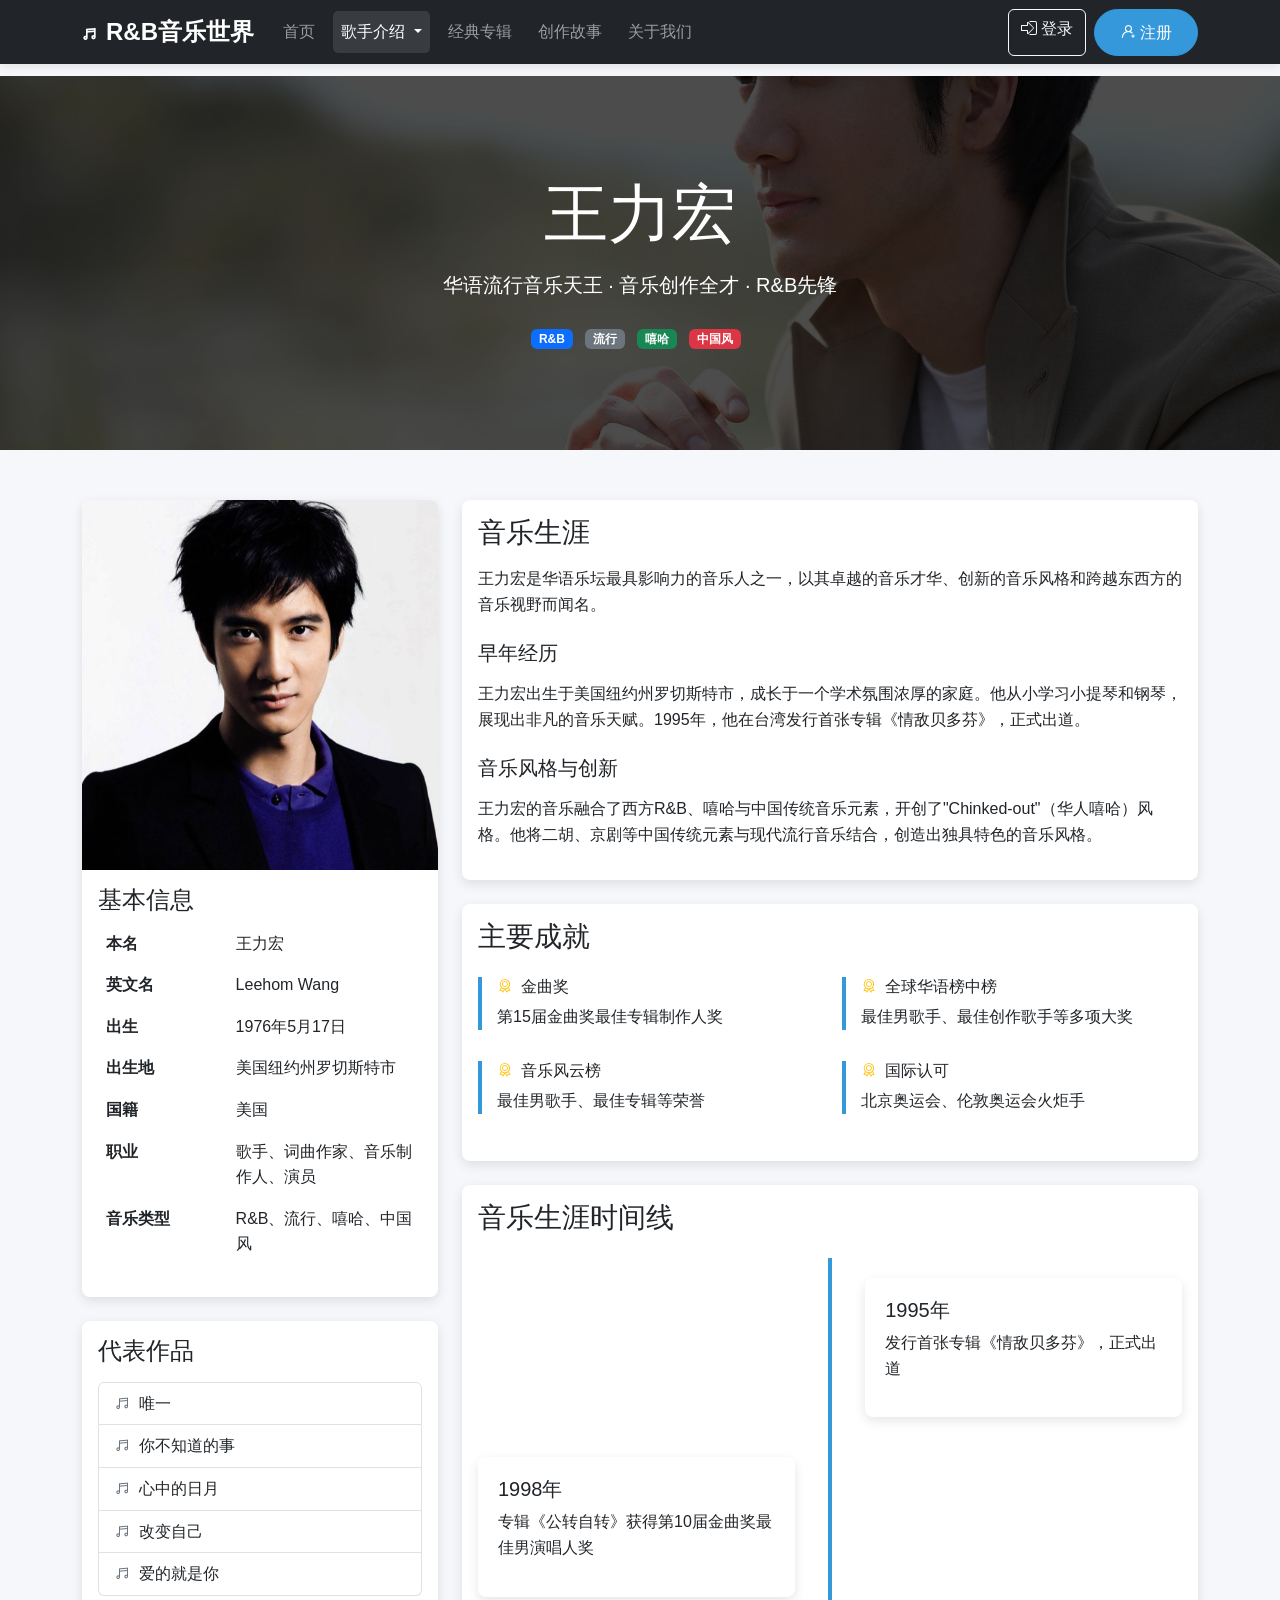
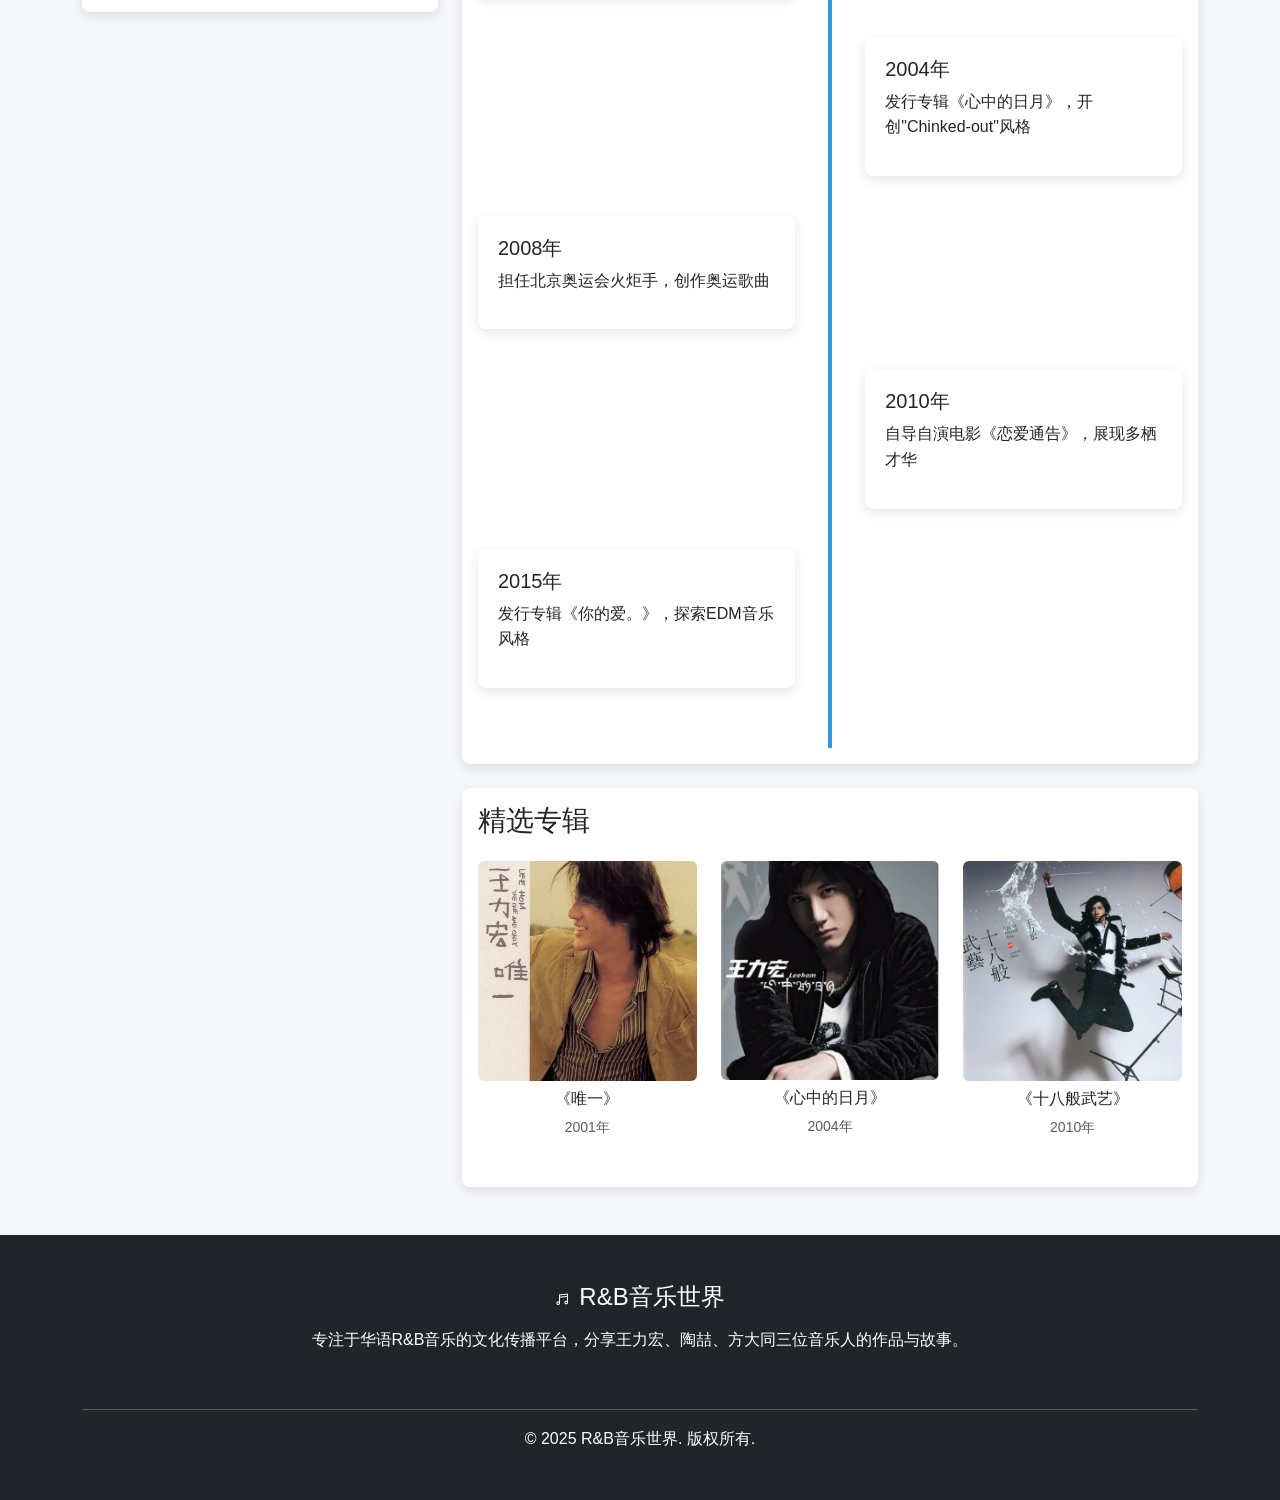
<file: html/wanglihong.html>
<!DOCTYPE html>
<html lang="zh-CN">
	<head>
		<meta charset="UTF-8">
		<meta name="viewport" content="width=device-width, initial-scale=1.0">
		<title>王力宏 - R&B音乐世界</title>

		<!-- Bootstrap 5 CSS -->
		<link href="../css/bootstrap.min.css" rel="stylesheet">

		<!-- 本地字体图标库 -->
		<link rel="stylesheet" href="../css/font.css">

		<!-- 自定义样式 -->
		<link rel="stylesheet" href="../css/style.css">
		<link rel="stylesheet" href="../css/responsive.css">

		<!-- 网站图标 -->
		<link rel="icon" href="../img/icons/favicon.ico" type="image/x-icon">

		<style>
			.singer-hero {
				background: linear-gradient(rgba(0, 0, 0, 0.7), rgba(0, 0, 0, 0.7)), url('../img/singer/wlh.jpg');
				background-size: cover;
				background-position: center;
				color: white;
				padding: 100px 0;
				text-align: center;
				margin-bottom: 50px;
			}

			.timeline {
				position: relative;
				padding: 20px 0;
			}

			.timeline::before {
				content: '';
				position: absolute;
				left: 50%;
				top: 0;
				bottom: 0;
				width: 4px;
				background: var(--primary-color);
				transform: translateX(-50%);
			}

			.timeline-item {
				margin-bottom: 40px;
				position: relative;
			}

			.timeline-content {
				background: white;
				padding: 20px;
				border-radius: var(--border-radius);
				box-shadow: var(--box-shadow);
				position: relative;
				width: 45%;
			}

			.timeline-item:nth-child(odd) .timeline-content {
				margin-left: auto;
			}

			.timeline-item:nth-child(even) .timeline-content {
				margin-right: auto;
			}

			.achievement-card {
				border-left: 4px solid var(--primary-color);
				padding-left: 15px;
				margin-bottom: 15px;
			}

			@media (max-width: 768px) {
				.timeline::before {
					left: 20px;
				}

				.timeline-content {
					width: calc(100% - 60px);
					margin-left: 60px !important;
					margin-right: 0 !important;
				}
			}

			/* 移除代表作品列表的播放图标和交互效果 */
			.list-group-item {
				cursor: default;
			}

			.list-group-item:hover {
				background-color: #f8f9fa;
			}

			.list-group-item .iconfont {
				color: #6c757d !important;
				/* 灰色，表示不可点击 */
			}
		</style>
	</head>
	<body>
		<!-- 导航栏 -->
		<nav class="navbar navbar-expand-lg navbar-dark bg-dark fixed-top">
			<div class="container">
				<a class="navbar-brand" href="index.html">
					<span class="iconfont me-2">&#xe99a;</span>R&B音乐世界
				</a>

				<button class="navbar-toggler" type="button" data-bs-toggle="collapse" data-bs-target="#navbarNav">
					<span class="navbar-toggler-icon"></span>
				</button>

				<div class="collapse navbar-collapse" id="navbarNav">
					<ul class="navbar-nav me-auto">
						<li class="nav-item">
							<a class="nav-link" href="index.html">首页</a>
						</li>

						<li class="nav-item dropdown">
							<a class="nav-link dropdown-toggle active" href="#" id="singersDropdown" role="button"
								data-bs-toggle="dropdown" aria-expanded="false">
								歌手介绍
							</a>
							<ul class="dropdown-menu" aria-labelledby="singersDropdown">
								<li><a class="dropdown-item active" href="wanglihong.html">王力宏</a></li>
								<li><a class="dropdown-item" href="taozhe.html">陶喆</a></li>
								<li><a class="dropdown-item" href="fangdatong.html">方大同</a></li>
								<li>
									<hr class="dropdown-divider">
								</li>
								<li><a class="dropdown-item" href="compare.html">三人对比</a></li>
							</ul>
						</li>

						<li class="nav-item">
							<a class="nav-link" href="classic_albums.html">经典专辑</a>
						</li>

						<li class="nav-item">
							<a class="nav-link" href="song_stories.html">创作故事</a>
						</li>

						<li class="nav-item">
							<a class="nav-link" href="about.html">关于我们</a>
						</li>
					</ul>

					<div class="d-flex">
						<a href="login.html" class="btn btn-outline-light me-2">
							<span class="iconfont me-1">&#xe97e;</span>登录
						</a>
						<a href="register.html" class="btn btn-primary">
							<span class="iconfont me-1">&#xe683;</span>注册
						</a>
					</div>
				</div>
			</div>
		</nav>

		<!-- 歌手介绍头部 -->
		<header class="singer-hero">
			<div class="container">
				<h1 class="display-3 mb-3">王力宏</h1>
				<p class="lead">华语流行音乐天王 · 音乐创作全才 · R&B先锋</p>
				<div class="mt-4">
					<span class="badge bg-primary me-2">R&B</span>
					<span class="badge bg-secondary me-2">流行</span>
					<span class="badge bg-success me-2">嘻哈</span>
					<span class="badge bg-danger me-2">中国风</span>
				</div>
			</div>
		</header>

		<!-- 主要内容 -->
		<main class="container">
			<div class="row">
				<!-- 左侧栏：基本信息 -->
				<div class="col-lg-4 mb-4">
					<div class="card mb-4">
						<img src="../img/singer/wanglihong.png" class="card-img-top" alt="王力宏">
						<div class="card-body">
							<h4 class="card-title">基本信息</h4>
							<table class="table table-borderless">
								<tr>
									<th width="40%">本名</th>
									<td>王力宏</td>
								</tr>
								<tr>
									<th>英文名</th>
									<td>Leehom Wang</td>
								</tr>
								<tr>
									<th>出生</th>
									<td>1976年5月17日</td>
								</tr>
								<tr>
									<th>出生地</th>
									<td>美国纽约州罗切斯特市</td>
								</tr>
								<tr>
									<th>国籍</th>
									<td>美国</td>
								</tr>
								<tr>
									<th>职业</th>
									<td>歌手、词曲作家、音乐制作人、演员</td>
								</tr>
								<tr>
									<th>音乐类型</th>
									<td>R&B、流行、嘻哈、中国风</td>
								</tr>
							</table>
						</div>
					</div>

					<div class="card">
						<div class="card-body">
							<h4 class="card-title mb-3">代表作品</h4>
							<div class="list-group">
								<div class="list-group-item">
									<span class="iconfont me-2 text-muted">&#xe99a;</span>唯一
								</div>
								<div class="list-group-item">
									<span class="iconfont me-2 text-muted">&#xe99a;</span>你不知道的事
								</div>
								<div class="list-group-item">
									<span class="iconfont me-2 text-muted">&#xe99a;</span>心中的日月
								</div>
								<div class="list-group-item">
									<span class="iconfont me-2 text-muted">&#xe99a;</span>改变自己
								</div>
								<div class="list-group-item">
									<span class="iconfont me-2 text-muted">&#xe99a;</span>爱的就是你
								</div>
							</div>
						</div>
					</div>
				</div>

				<!-- 右侧栏：详细介绍 -->
				<div class="col-lg-8">
					<div class="card mb-4">
						<div class="card-body">
							<h3 class="card-title mb-3">音乐生涯</h3>
							<p>王力宏是华语乐坛最具影响力的音乐人之一，以其卓越的音乐才华、创新的音乐风格和跨越东西方的音乐视野而闻名。</p>

							<h5 class="mt-4 mb-3">早年经历</h5>
							<p>王力宏出生于美国纽约州罗切斯特市，成长于一个学术氛围浓厚的家庭。他从小学习小提琴和钢琴，展现出非凡的音乐天赋。1995年，他在台湾发行首张专辑《情敌贝多芬》，正式出道。</p>

							<h5 class="mt-4 mb-3">音乐风格与创新</h5>
							<p>王力宏的音乐融合了西方R&B、嘻哈与中国传统音乐元素，开创了"Chinked-out"（华人嘻哈）风格。他将二胡、京剧等中国传统元素与现代流行音乐结合，创造出独具特色的音乐风格。
							</p>
						</div>
					</div>

					<!-- 音乐成就 -->
					<div class="card mb-4">
						<div class="card-body">
							<h3 class="card-title mb-4">主要成就</h3>

							<div class="row">
								<div class="col-md-6 mb-3">
									<div class="achievement-card">
										<h6><span class="iconfont me-2 text-warning">&#xe671;</span>金曲奖</h6>
										<p class="mb-0">第15届金曲奖最佳专辑制作人奖</p>
									</div>
								</div>
								<div class="col-md-6 mb-3">
									<div class="achievement-card">
										<h6><span class="iconfont me-2 text-warning">&#xe671;</span>全球华语榜中榜</h6>
										<p class="mb-0">最佳男歌手、最佳创作歌手等多项大奖</p>
									</div>
								</div>
								<div class="col-md-6 mb-3">
									<div class="achievement-card">
										<h6><span class="iconfont me-2 text-warning">&#xe671;</span>音乐风云榜</h6>
										<p class="mb-0">最佳男歌手、最佳专辑等荣誉</p>
									</div>
								</div>
								<div class="col-md-6 mb-3">
									<div class="achievement-card">
										<h6><span class="iconfont me-2 text-warning">&#xe671;</span>国际认可</h6>
										<p class="mb-0">北京奥运会、伦敦奥运会火炬手</p>
									</div>
								</div>
							</div>
						</div>
					</div>

					<!-- 音乐生涯时间线 -->
					<div class="card mb-4">
						<div class="card-body">
							<h3 class="card-title mb-4">音乐生涯时间线</h3>

							<div class="timeline">
								<div class="timeline-item">
									<div class="timeline-content">
										<h5>1995年</h5>
										<p>发行首张专辑《情敌贝多芬》，正式出道</p>
									</div>
								</div>

								<div class="timeline-item">
									<div class="timeline-content">
										<h5>1998年</h5>
										<p>专辑《公转自转》获得第10届金曲奖最佳男演唱人奖</p>
									</div>
								</div>

								<div class="timeline-item">
									<div class="timeline-content">
										<h5>2004年</h5>
										<p>发行专辑《心中的日月》，开创"Chinked-out"风格</p>
									</div>
								</div>

								<div class="timeline-item">
									<div class="timeline-content">
										<h5>2008年</h5>
										<p>担任北京奥运会火炬手，创作奥运歌曲</p>
									</div>
								</div>

								<div class="timeline-item">
									<div class="timeline-content">
										<h5>2010年</h5>
										<p>自导自演电影《恋爱通告》，展现多栖才华</p>
									</div>
								</div>

								<div class="timeline-item">
									<div class="timeline-content">
										<h5>2015年</h5>
										<p>发行专辑《你的爱。》，探索EDM音乐风格</p>
									</div>
								</div>
							</div>
						</div>
					</div>

					<!-- 音乐作品精选 -->
					<div class="card">
						<div class="card-body">
							<h3 class="card-title mb-4">精选专辑</h3>

							<div class="row">
								<div class="col-md-4 mb-3">
									<div class="album-thumbnail">
										<img src="../img/stories/weiyi.png" alt="唯一" class="img-fluid rounded mb-2">
										<h6 class="text-center">《唯一》</h6>
										<p class="text-center text-muted small">2001年</p>
									</div>
								</div>

								<div class="col-md-4 mb-3">
									<div class="album-thumbnail">
										<img src="../img/stories/xinzhongderiyue.webp" alt="心中的日月"
											class="img-fluid rounded mb-2">
										<h6 class="text-center">《心中的日月》</h6>
										<p class="text-center text-muted small">2004年</p>
									</div>
								</div>

								<div class="col-md-4 mb-3">
									<div class="album-thumbnail">
										<img src="../img/stories/shibabanwuyi.jpg" alt="十八般武艺"
											class="img-fluid rounded mb-2">
										<h6 class="text-center">《十八般武艺》</h6>
										<p class="text-center text-muted small">2010年</p>
									</div>
								</div>
							</div>
						</div>
					</div>
				</div>
			</div>
		</main>

		<!-- 页脚 -->
		<footer class="bg-dark text-white py-5 mt-5">
			<div class="container">
				<div class="row justify-content-center">
					<div class="col-md-8 text-center mb-4">
						<h4 class="mb-3"><span class="iconfont me-2">&#xe99a;</span>R&B音乐世界</h4>
						<p>专注于华语R&B音乐的文化传播平台，分享王力宏、陶喆、方大同三位音乐人的作品与故事。</p>
					</div>
				</div>

				<hr class="bg-light">

				<div class="row">
					<div class="col-12 text-center">
						<p class="mb-0">&copy; 2025 R&B音乐世界. 版权所有.</p>
					</div>
				</div>
			</div>
		</footer>

		<!-- Bootstrap 5 JavaScript Bundle with Popper -->
		<script src="../js/bootstrap.bundle.min.js"></script>
	</body>
</html>
</file>
<file: css/font.css>
@font-face {
  font-family: "iconfont"; /* Project id  */
  src: url('../font/iconfont.ttf') format('truetype');
}

.iconfont {
  font-family: "iconfont" !important;
  font-size: 16px;
  font-style: normal;
  -webkit-font-smoothing: antialiased;
  -moz-osx-font-smoothing: grayscale;
}

.icon-suoding:before {
  content: "\f00c9";
}

.icon-jiesuo:before {
  content: "\f0195";
}

.icon-yinlemusic170:before {
  content: "\e74c";
}

.icon-dizhi:before {
  content: "\e606";
}

.icon-zhuce:before {
  content: "\e683";
}

.icon-xinxi:before {
  content: "\e61b";
}

.icon-dangao:before {
  content: "\e618";
}

.icon-yinlehe:before {
  content: "\e676";
}

.icon-music:before {
  content: "\e6b6";
}

.icon-huizhang:before {
  content: "\e671";
}

.icon-bofang:before {
  content: "\e543";
}

.icon-faxian:before {
  content: "\e63e";
}

.icon-chayiduibi:before {
  content: "\e60f";
}

.icon-yinleting:before {
  content: "\e69c";
}

.icon-yingxiangli:before {
  content: "\e68d";
}

.icon-Clown:before {
  content: "\e6fb";
}

.icon-jiazhiguan:before {
  content: "\e633";
}

.icon-jiezou:before {
  content: "\ec23";
}

.icon-hands:before {
  content: "\e62d";
}

.icon-ren-danren:before {
  content: "\e704";
}

.icon-sharpicons_screwdriver:before {
  content: "\e7d5";
}

.icon-yanjing:before {
  content: "\e8bf";
}

.icon-xiangmuicon_beisi-:before {
  content: "\e64f";
}

.icon-shiming:before {
  content: "\e655";
}

.icon-login:before {
  content: "\e97e";
}

.icon-yinle:before {
  content: "\e99a";
}

.icon-heart:before {
  content: "\e510";
}

.icon-yuanjing:before {
  content: "\e652";
}

.icon-aite:before {
  content: "\e634";
}
</file>
<file: css/style.css>
:root {
    --primary-color: #3498db;      /* 主色调 - 蓝色 */
    --secondary-color: #2c3e50;    /* 次色调 - 深蓝灰 */
    --accent-color: #e74c3c;       /* 强调色 - 红色 */
    --light-color: #f8f9fa;        /* 浅色背景 */
    --dark-color: #343a40;         /* 深色背景 */
    --text-color: #333;            /* 主要文字颜色 */
    --text-light: #6c757d;         /* 浅色文字 */
    --border-radius: 8px;          /* 圆角半径 */
    --box-shadow: 0 4px 12px rgba(0, 0, 0, 0.1); /* 阴影效果 */
    --transition: all 0.3s ease;   /* 过渡效果 */
}

* {
    margin: 0;
    padding: 0;
    box-sizing: border-box;
}

body {
    font-family: 'Segoe UI', 'Microsoft YaHei', sans-serif;
    color: var(--text-color);
    line-height: 1.6;
    background-color: #f5f7fa;
    padding-top: 76px; /* 为固定导航栏留出空间 */
}

a {
    text-decoration: none;
    color: var(--primary-color);
    transition: var(--transition);
}

a:hover {
    color: var(--accent-color);
}

/* ===== 通用样式类 ===== */
.section-title {
    color: var(--secondary-color);
    border-bottom: 3px solid var(--primary-color);
    display: inline-block;
    padding-bottom: 10px;
    margin-bottom: 30px;
    font-weight: 600;
}

.card {
    border: none;
    border-radius: var(--border-radius);
    box-shadow: var(--box-shadow);
    transition: var(--transition);
    overflow: hidden;
}

.card:hover {
    transform: translateY(-5px);
    box-shadow: 0 8px 20px rgba(0, 0, 0, 0.15);
}

.btn-primary {
    background-color: var(--primary-color);
    border-color: var(--primary-color);
    border-radius: 50px;
    padding: 10px 25px;
    font-weight: 500;
    transition: var(--transition);
}

.btn-primary:hover {
    background-color: #2980b9;
    border-color: #2980b9;
    transform: translateY(-2px);
}

.btn-outline-primary {
    border-radius: 50px;
    padding: 8px 20px;
    font-weight: 500;
    transition: var(--transition);
}

/* ===== 导航栏样式 ===== */
.navbar {
    box-shadow: 0 2px 10px rgba(0, 0, 0, 0.1);
}

.navbar-brand {
    font-weight: 700;
    font-size: 1.5rem;
}

.navbar-nav .nav-link {
    font-weight: 500;
    margin: 0 5px;
    border-radius: 5px;
    transition: var(--transition);
}

.navbar-nav .nav-link:hover,
.navbar-nav .nav-link.active {
    background-color: rgba(255, 255, 255, 0.1);
}

/* ===== 轮播图样式 ===== */
.carousel-item {
    height: 500px;
}

.carousel-item img {
    height: 100%;
    object-fit: cover;
    filter: brightness(0.7);
}

.carousel-caption {
    background-color: rgba(0, 0, 0, 0.5);
    padding: 20px;
    border-radius: var(--border-radius);
    bottom: 20%;
}

.carousel-caption h2 {
    font-size: 2.5rem;
    font-weight: 700;
    margin-bottom: 15px;
}

.carousel-caption p {
    font-size: 1.2rem;
    margin-bottom: 20px;
}

/* ===== 歌手卡片样式 ===== */
.singer-card {
    border-top: 5px solid var(--primary-color);
}

.singer-card .card-img-top {
    height: 250px;
    object-fit: cover;
}

.singer-card .card-title {
    color: var(--secondary-color);
    font-weight: 600;
    margin-bottom: 15px;
}

.singer-info p {
    margin-bottom: 5px;
    font-size: 0.9rem;
}

.singer-info i {
    width: 20px;
    color: var(--primary-color);
}

/* ===== 歌曲表格样式 ===== */
.song-table {
    border-radius: var(--border-radius);
    overflow: hidden;
}

.song-table thead th {
    background-color: var(--secondary-color);
    border: none;
    font-weight: 600;
    padding: 15px;
}

.song-table tbody tr {
    transition: var(--transition);
}

.song-table tbody tr:hover {
    background-color: rgba(52, 152, 219, 0.1);
}

.song-table .play-btn {
    border-radius: 50%;
    width: 35px;
    height: 35px;
    display: flex;
    align-items: center;
    justify-content: center;
}

/* ===== 新闻卡片样式 ===== */
.news-card {
    height: 100%;
}

.news-card .card-title {
    color: var(--secondary-color);
    font-weight: 600;
}

.news-card .card-text {
    color: var(--text-light);
    font-size: 0.95rem;
}

/* ===== 页脚样式 ===== */
.footer-link {
    transition: var(--transition);
}

.footer-link:hover {
    color: white !important;
    padding-left: 5px;
}

.social-icons a {
    display: inline-block;
    transition: var(--transition);
}

.social-icons a:hover {
    transform: translateY(-3px);
}

#back-to-top {
    cursor: pointer;
}

/* ===== 响应式调整 ===== */
@media (max-width: 768px) {
    .carousel-item {
        height: 350px;
    }
    
    .carousel-caption h2 {
        font-size: 1.8rem;
    }
    
    .carousel-caption p {
        font-size: 1rem;
    }
    
    body {
        padding-top: 66px;
    }
}

@media (max-width: 576px) {
    .carousel-item {
        height: 250px;
    }
    
    .carousel-caption {
        bottom: 10%;
        padding: 10px;
    }
    
    .carousel-caption h2 {
        font-size: 1.5rem;
    }
    
    .section-title {
        font-size: 1.5rem;
    }
}

/* ===== 音乐播放器样式 ===== */

/* 音乐播放器容器 */
#music-player-container {
    position: fixed;
    bottom: 0;
    left: 0;
    width: 100%;
    z-index: 1050;
    font-family: 'Segoe UI', Tahoma, Geneva, Verdana, sans-serif;
}

/* 迷你播放器 */
.mini-player {
    background: linear-gradient(135deg, var(--secondary-color), #1a1a2e);
    color: white;
    padding: 10px 20px;
    box-shadow: 0 -2px 10px rgba(0, 0, 0, 0.3);
    display: flex;
    align-items: center;
    cursor: pointer;
    transition: all 0.3s ease;
}

.mini-player:hover {
    background: linear-gradient(135deg, var(--secondary-color), #16213e);
}

.mini-player-content {
    display: flex;
    justify-content: space-between;
    align-items: center;
    width: 100%;
}

.now-playing {
    display: flex;
    align-items: center;
    gap: 10px;
}

.now-playing i {
    color: var(--primary-color);
    font-size: 1.2rem;
}

#mini-song-title {
    font-weight: 500;
    font-size: 0.95rem;
}

/* 完整播放器 */
.full-player {
    background: linear-gradient(to bottom, #1a1a2e, var(--secondary-color));
    color: white;
    max-height: 0;
    overflow: hidden;
    transition: max-height 0.5s ease;
    box-shadow: 0 -5px 20px rgba(0, 0, 0, 0.5);
}

.full-player.show {
    max-height: 500px;
}

.player-header {
    display: flex;
    justify-content: space-between;
    align-items: center;
    padding: 15px 20px;
    border-bottom: 1px solid rgba(255, 255, 255, 0.1);
}

.player-header h5 {
    margin: 0;
    font-weight: 600;
}

/* 播放器主体 */
.player-body {
    padding: 20px;
}

/* 歌曲信息 */
.song-info {
    display: flex;
    gap: 20px;
    margin-bottom: 25px;
    align-items: center;
}

.album-art {
    width: 100px;
    height: 100px;
    border-radius: 10px;
    overflow: hidden;
    box-shadow: 0 4px 15px rgba(0, 0, 0, 0.3);
    flex-shrink: 0;
}

.album-art img {
    width: 100%;
    height: 100%;
    object-fit: cover;
}

.song-details {
    flex-grow: 1;
}

.song-details h4 {
    margin: 0 0 5px 0;
    font-weight: 600;
    font-size: 1.3rem;
}

.song-details p {
    margin: 0 0 15px 0;
    color: rgba(255, 255, 255, 0.7);
    font-size: 0.95rem;
}

.song-progress {
    display: flex;
    align-items: center;
    gap: 10px;
}

.song-progress span {
    font-size: 0.85rem;
    color: rgba(255, 255, 255, 0.8);
    min-width: 40px;
}

#progress-bar {
    flex-grow: 1;
    height: 5px;
    -webkit-appearance: none;
    appearance: none;
    background: rgba(255, 255, 255, 0.2);
    border-radius: 5px;
    outline: none;
}

#progress-bar::-webkit-slider-thumb {
    -webkit-appearance: none;
    appearance: none;
    width: 15px;
    height: 15px;
    border-radius: 50%;
    background: var(--primary-color);
    cursor: pointer;
    transition: background 0.2s;
}

#progress-bar::-webkit-slider-thumb:hover {
    background: #2980b9;
}

/* 播放控制 */
.player-controls {
    display: flex;
    justify-content: center;
    align-items: center;
    gap: 20px;
    margin-bottom: 25px;
}

.control-btn {
    background: transparent;
    border: 2px solid rgba(255, 255, 255, 0.2);
    color: white;
    width: 50px;
    height: 50px;
    border-radius: 50%;
    display: flex;
    align-items: center;
    justify-content: center;
    cursor: pointer;
    transition: all 0.2s ease;
}

.control-btn:hover {
    background: rgba(255, 255, 255, 0.1);
    border-color: var(--primary-color);
    transform: scale(1.05);
}

.play-pause-btn {
    width: 60px;
    height: 60px;
    background: var(--primary-color);
    border: none;
}

.play-pause-btn:hover {
    background: #2980b9;
    transform: scale(1.08);
}

/* 音量控制 */
.volume-control {
    display: flex;
    align-items: center;
    gap: 10px;
    margin-left: auto;
}

.volume-btn {
    background: transparent;
    border: none;
    color: white;
    font-size: 1.2rem;
    cursor: pointer;
    transition: color 0.2s;
}

.volume-btn:hover {
    color: var(--primary-color);
}

#volume-bar {
    width: 80px;
    height: 5px;
    -webkit-appearance: none;
    appearance: none;
    background: rgba(255, 255, 255, 0.2);
    border-radius: 5px;
    outline: none;
}

#volume-bar::-webkit-slider-thumb {
    -webkit-appearance: none;
    appearance: none;
    width: 12px;
    height: 12px;
    border-radius: 50%;
    background: white;
    cursor: pointer;
}

/* 播放列表 */
.playlist-container {
    background: rgba(0, 0, 0, 0.2);
    border-radius: 10px;
    overflow: hidden;
    max-height: 0;
    transition: max-height 0.3s ease;
}

.playlist-container.show {
    max-height: 200px;
}

.playlist-header {
    display: flex;
    justify-content: space-between;
    align-items: center;
    padding: 10px 15px;
    background: rgba(0, 0, 0, 0.3);
    cursor: pointer;
}

.playlist-header h6 {
    margin: 0;
    font-weight: 600;
}

#playlist-count {
    font-size: 0.85rem;
    color: rgba(255, 255, 255, 0.7);
}

.playlist-content {
    max-height: 150px;
    overflow-y: auto;
}

#playlist {
    list-style: none;
    padding: 0;
    margin: 0;
}

.playlist-item {
    display: flex;
    align-items: center;
    padding: 10px 15px;
    border-bottom: 1px solid rgba(255, 255, 255, 0.05);
    cursor: pointer;
    transition: background 0.2s;
}

.playlist-item:hover {
    background: rgba(255, 255, 255, 0.05);
}

.playlist-item.active {
    background: rgba(52, 152, 219, 0.2);
    border-left: 3px solid var(--primary-color);
}

.playlist-item i {
    color: var(--primary-color);
    margin-right: 10px;
    font-size: 0.9rem;
}

.playlist-item .song-info {
    flex-grow: 1;
    margin: 0;
}

.playlist-item .song-title {
    font-weight: 500;
    font-size: 0.95rem;
}

.playlist-item .singer {
    font-size: 0.85rem;
    color: rgba(255, 255, 255, 0.6);
}

.playlist-item .song-duration {
    font-size: 0.85rem;
    color: rgba(255, 255, 255, 0.6);
}

/* 歌曲卡片播放按钮 */
.song-play-btn {
    background: transparent;
    border: 1px solid var(--primary-color);
    color: var(--primary-color);
    width: 35px;
    height: 35px;
    border-radius: 50%;
    display: flex;
    align-items: center;
    justify-content: center;
    cursor: pointer;
    transition: all 0.2s ease;
}

.song-play-btn:hover {
    background: var(--primary-color);
    color: white;
    transform: scale(1.05);
}

/* 响应式调整 */
@media (max-width: 768px) {
    .song-info {
        flex-direction: column;
        text-align: center;
    }
    
    .album-art {
        width: 120px;
        height: 120px;
    }
    
    .player-controls {
        gap: 10px;
    }
    
    .control-btn {
        width: 45px;
        height: 45px;
    }
    
    .play-pause-btn {
        width: 55px;
        height: 55px;
    }
    
    .volume-control {
        display: none; /* 在小屏幕上隐藏音量控制 */
    }
}

@media (max-width: 576px) {
    .mini-player {
        padding: 8px 15px;
    }
    
    .player-body {
        padding: 15px;
    }
    
    .control-btn {
        width: 40px;
        height: 40px;
    }
    
    .play-pause-btn {
        width: 50px;
        height: 50px;
    }
}


/* ===== 表单验证样式 ===== */

/* 验证状态 */
.is-valid {
    border-color: #28a745 !important;
    /* 简化的绿色勾号图标 - 完全内联SVG */
    background-image: url("data:image/svg+xml,%3csvg xmlns='http://www.w3.org/2000/svg' width='8' height='8'%3e%3cpath fill='%2328a745' d='M2.3 6.73L.6 4.53c-.4-1.04.46-1.4 1.1-.8l1.1 1.4 3.4-3.8c.6-.63 1.6-.27 1.2.7l-4 4.6c-.43.5-.8.4-1.1.1z'/%3e%3c/svg%3e");
    background-repeat: no-repeat;
    background-position: right calc(0.375em + 0.1875rem) center;
    background-size: calc(0.75em + 0.375rem) calc(0.75em + 0.375rem);
}

.is-invalid {
    border-color: #dc3545 !important;
    /* 简化的红色感叹号图标 - 完全内联SVG */
    background-image: url("data:image/svg+xml,%3csvg xmlns='http://www.w3.org/2000/svg' width='12' height='12' fill='none' stroke='%23dc3545'%3e%3ccircle cx='6' cy='6' r='4.5'/%3e%3cpath stroke-linejoin='round' d='M5.8 3.6h.4L6 6.5z'/%3e%3ccircle cx='6' cy='8.2' r='.6' fill='%23dc3545'/%3e%3c/svg%3e");
    background-repeat: no-repeat;
    background-position: right calc(0.375em + 0.1875rem) center;
    background-size: calc(0.75em + 0.375rem) calc(0.75em + 0.375rem);
}

/* 错误信息样式 */
.invalid-feedback {
    display: block;
    width: 100%;
    margin-top: 0.25rem;
    font-size: 0.875rem;
    color: #dc3545;
}

/* 密码强度指示器 */
.password-strength-container {
    margin-top: 10px;
}

.password-strength-meter {
    height: 5px;
    background-color: #e9ecef;
    border-radius: 5px;
    overflow: hidden;
    margin-top: 5px;
}

.password-strength-bar {
    height: 100%;
    width: 0;
    transition: width 0.3s ease;
}

.strength-weak {
    background-color: #dc3545;
}

.strength-fair {
    background-color: #ffc107;
}

.strength-good {
    background-color: #28a745;
}

.strength-strong {
    background-color: #007bff;
}

.strength-text {
    font-size: 0.875rem;
    margin-top: 5px;
}

/* 表单加载状态 */
button[disabled] {
    opacity: 0.65;
    cursor: not-allowed;
}

/* 表单成功消息 */
.alert-success {
    animation: fadeIn 0.5s ease;
}

@keyframes fadeIn {
    from {
        opacity: 0;
        transform: translateY(-10px);
    }
    to {
        opacity: 1;
        transform: translateY(0);
    }
}
</file>
<file: css/responsive.css>
/* 
 * R&B音乐网站 - 响应式样式文件
 * 文件名: responsive.css
 * 作用: 针对不同设备的样式调整
 */

/* 超小设备 (手机, 小于576px) */
@media (max-width: 575.98px) {
    .navbar-brand {
        font-size: 1.2rem;
    }
    
    .section-title {
        font-size: 1.4rem;
    }
    
    .singer-card .card-body {
        padding: 15px;
    }
    
    .song-table {
        font-size: 0.85rem;
    }
    
    footer .row > div {
        margin-bottom: 20px;
    }
}

/* 小设备 (平板, 576px - 767.98px) */
@media (min-width: 576px) and (max-width: 767.98px) {
    .carousel-caption h2 {
        font-size: 2rem;
    }
    
    .singer-card .card-img-top {
        height: 200px;
    }
}

/* 中设备 (桌面, 768px - 991.98px) */
@media (min-width: 768px) and (max-width: 991.98px) {
    .carousel-item {
        height: 400px;
    }
    
    .carousel-caption h2 {
        font-size: 2.2rem;
    }
}

/* 大设备 (大桌面, 992px - 1199.98px) */
@media (min-width: 992px) and (max-width: 1199.98px) {
    .container {
        max-width: 960px;
    }
}

/* 超大设备 (超大桌面, 1200px以上) */
@media (min-width: 1200px) {
    .container {
        max-width: 1140px;
    }
}

/* 打印样式 */
@media print {
    .navbar, .carousel, footer, .btn {
        display: none !important;
    }
    
    body {
        padding-top: 0;
    }
    
    .card {
        box-shadow: none;
        border: 1px solid #ddd;
    }
}
</file>
